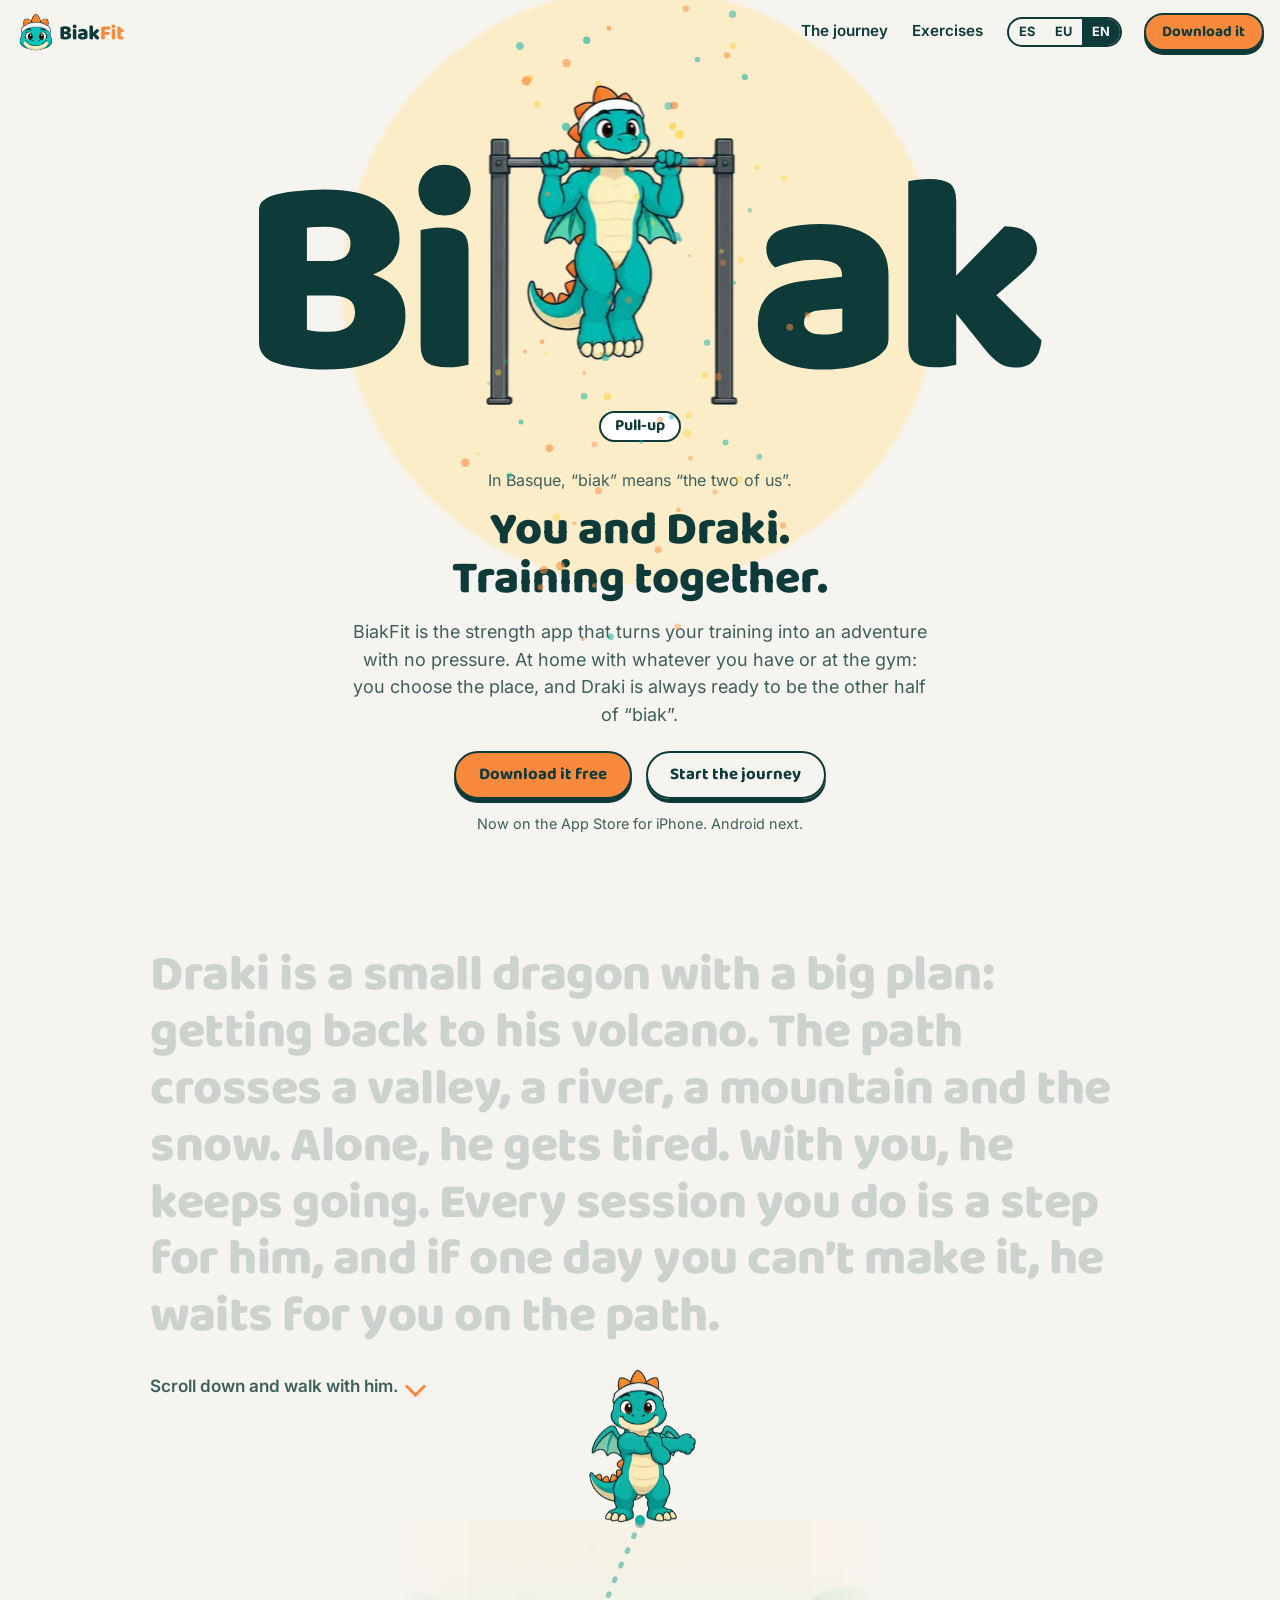
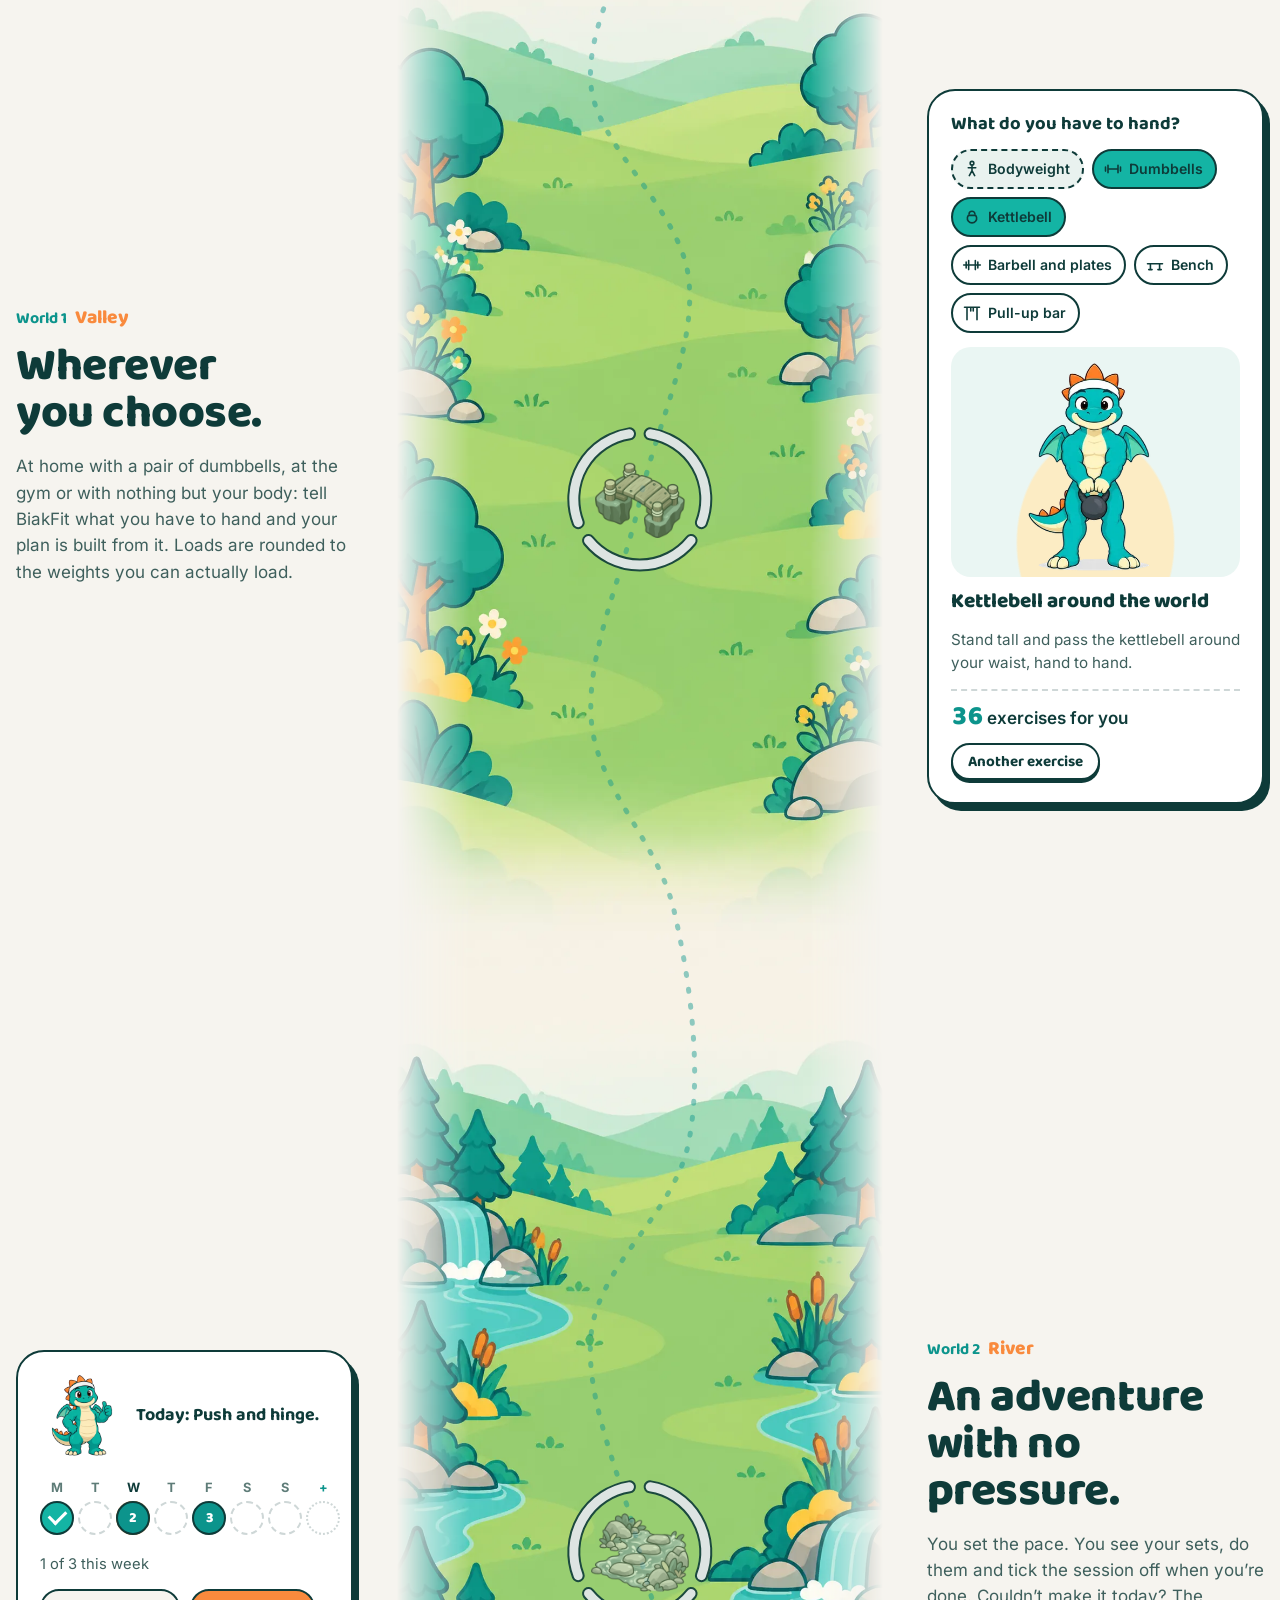
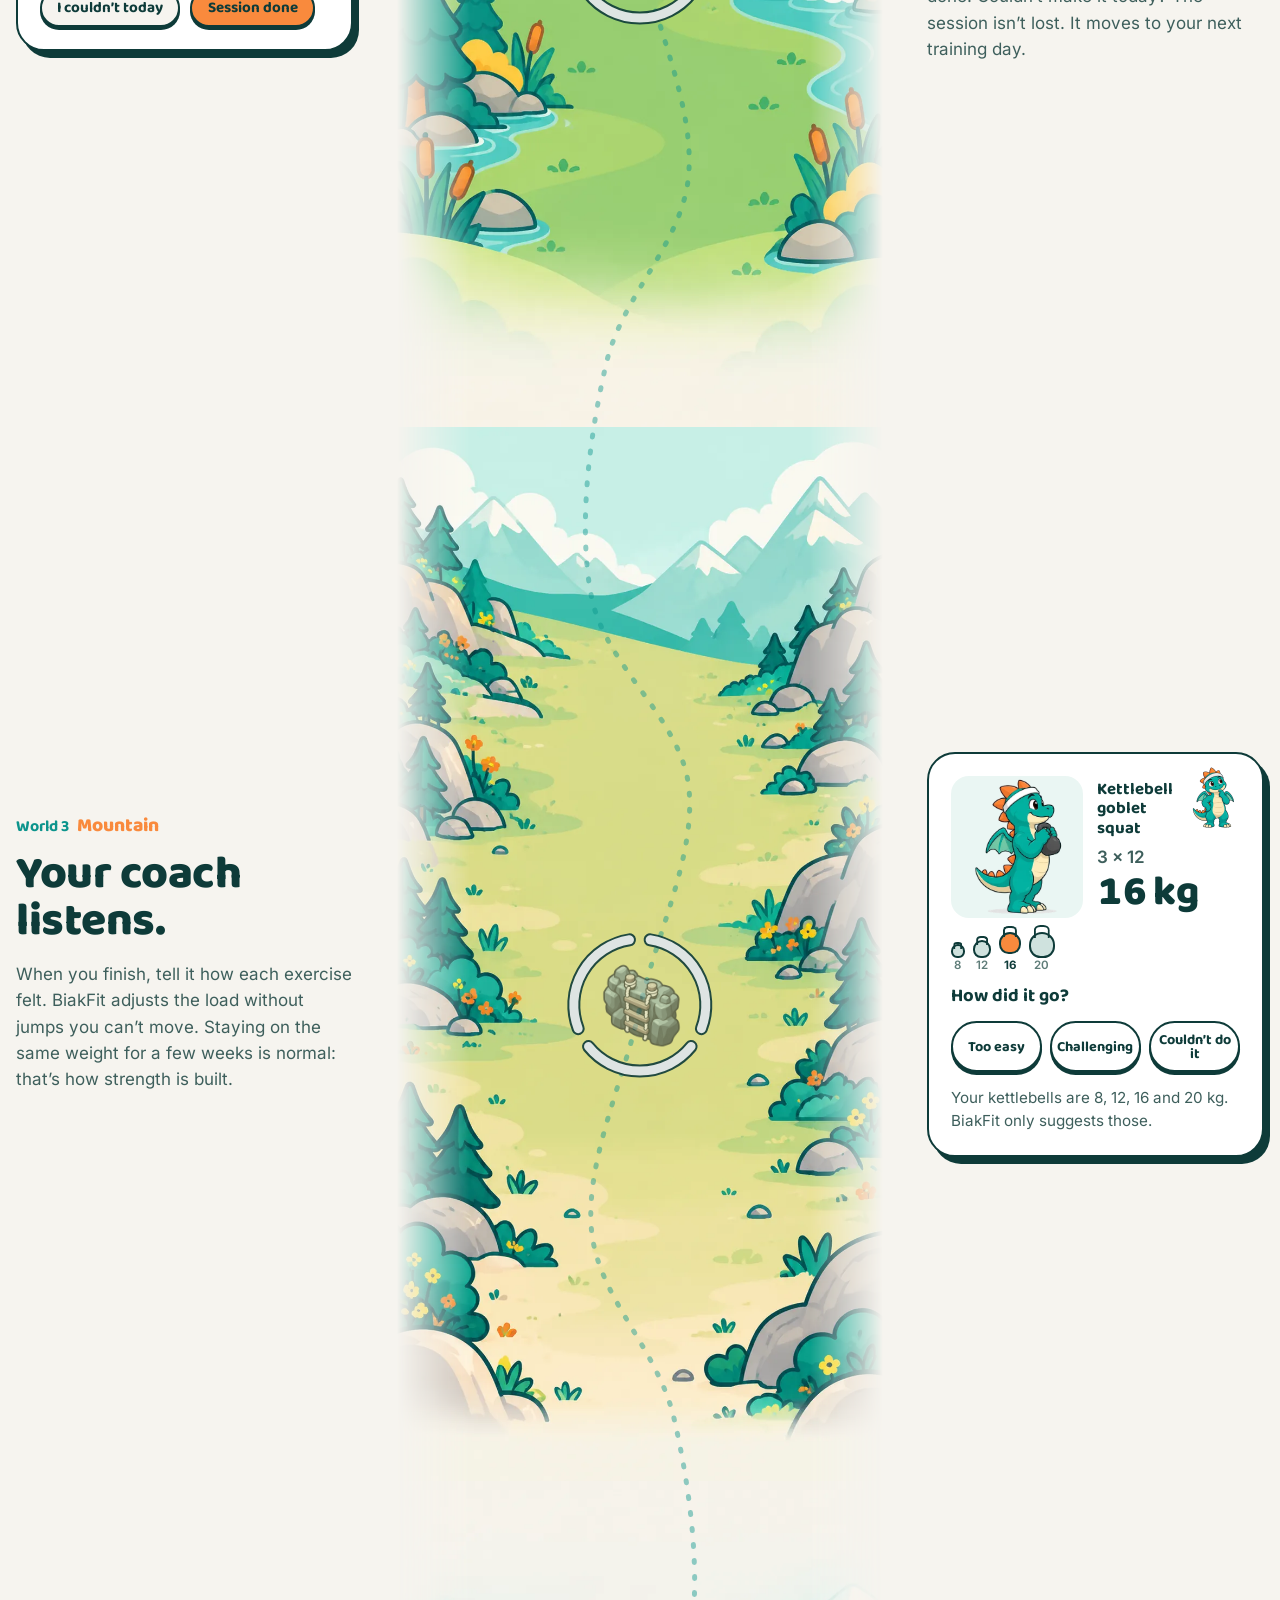
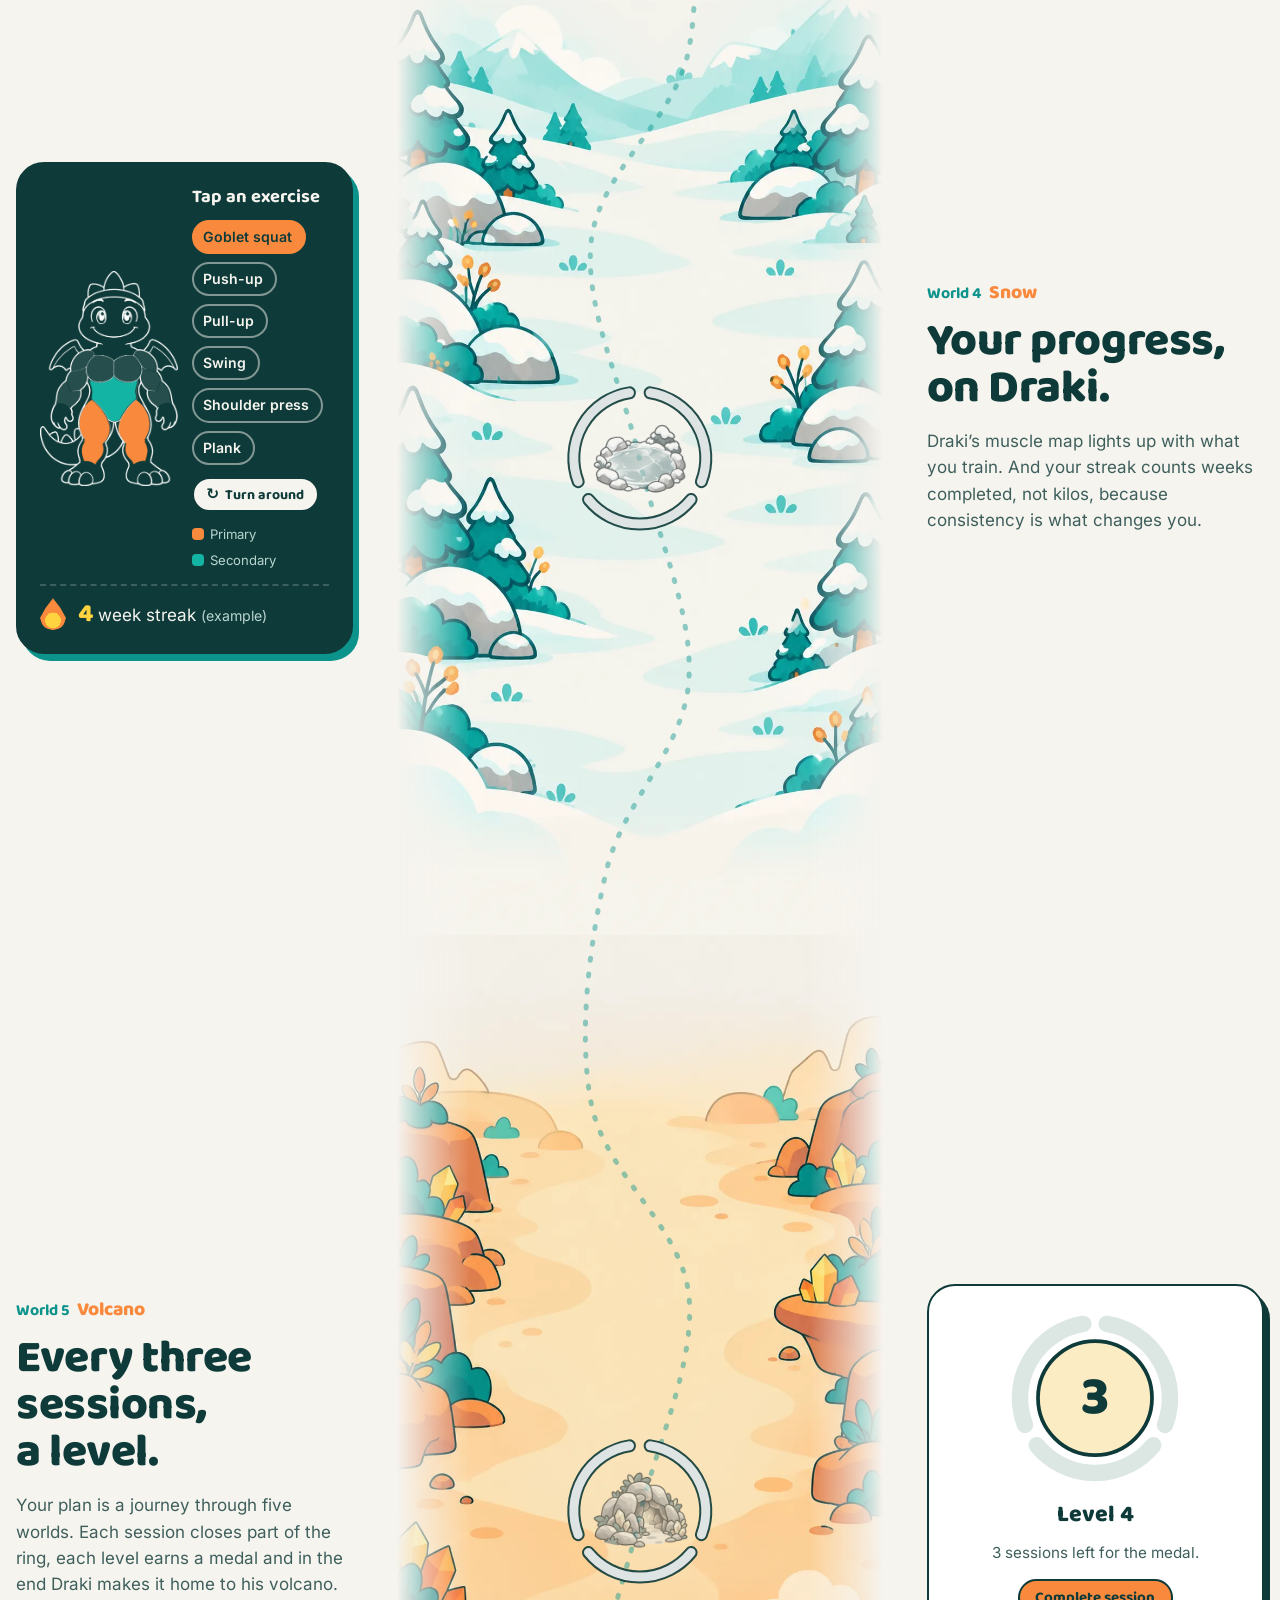
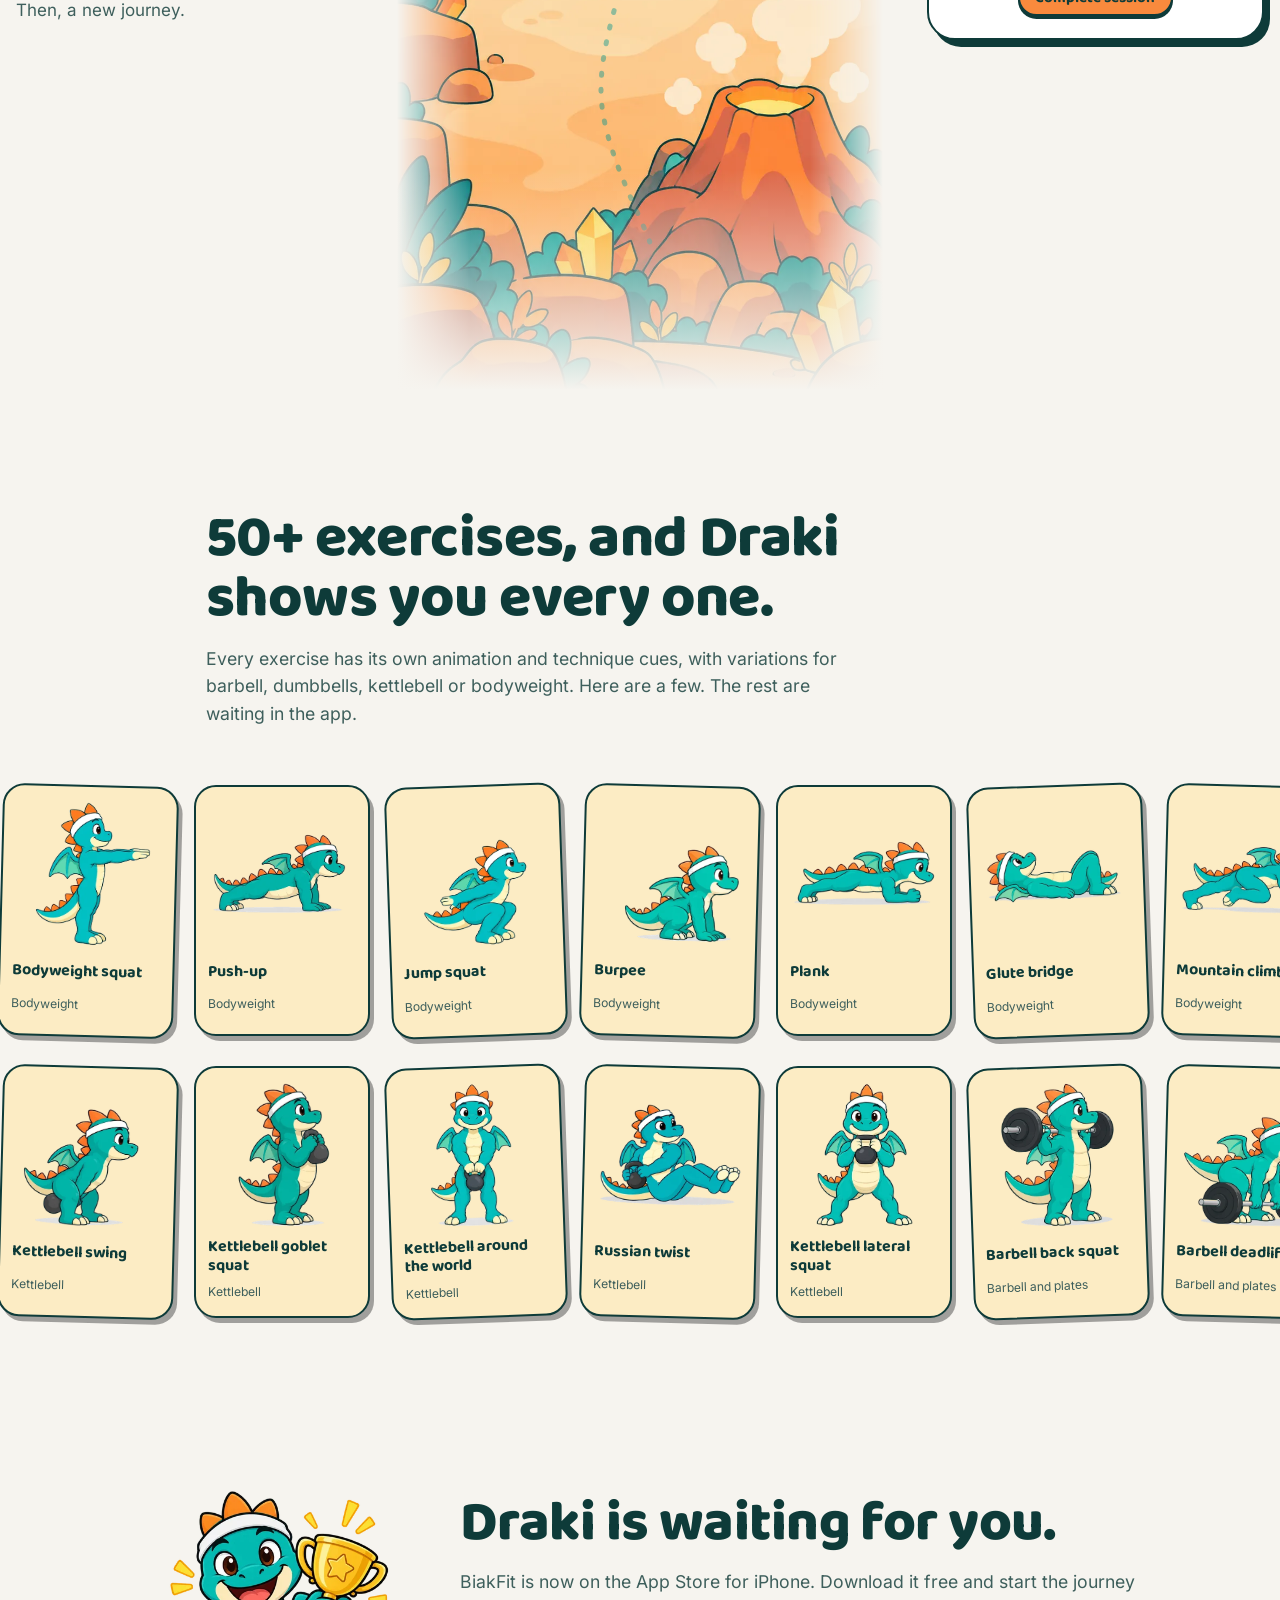
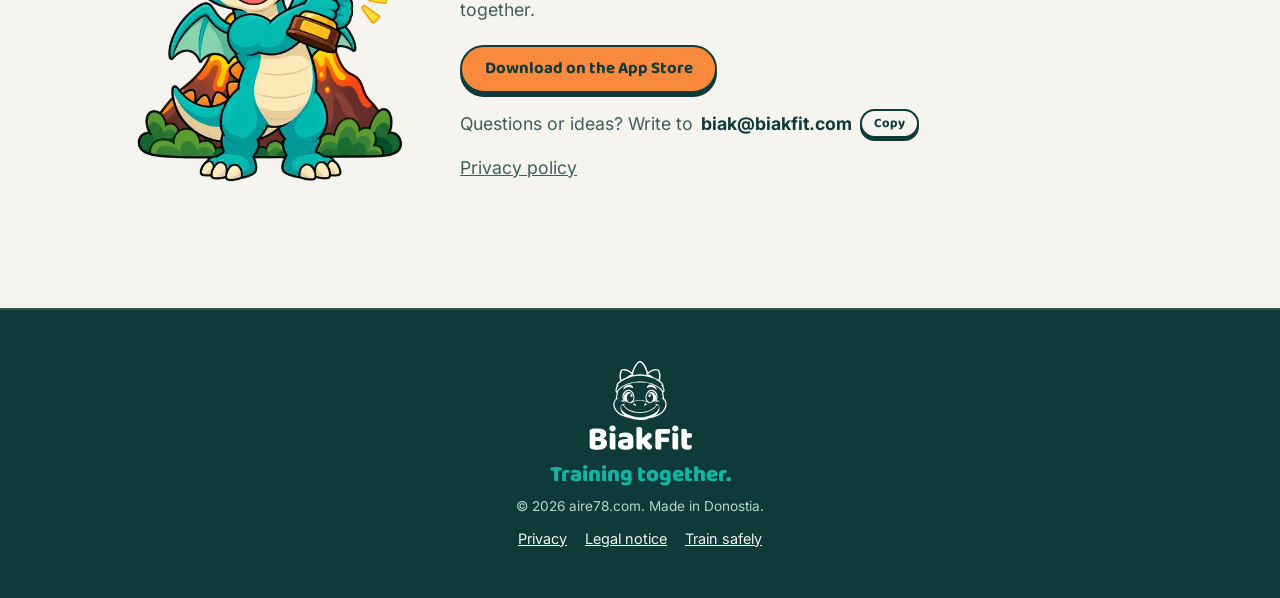
<file: index.html>
<!doctype html>
<html lang="es">
<head>
<meta charset="utf-8">
<meta name="viewport" content="width=device-width, initial-scale=1, viewport-fit=cover">
<title>BiakFit</title>
<meta name="claude:viewport-fit-sides" content="cover">
<meta name="description" content="BiakFit: la app de fuerza que convierte tu entrenamiento en una aventura sin presiones. En casa o en el gimnasio, a tu ritmo y con Draki a tu lado. Entrenamos juntos.">
<meta name="theme-color" content="#14B4A4">
<meta property="og:title" content="BiakFit · Entrenamos juntos">
<meta property="og:description" content="La app de fuerza que convierte tu entrenamiento en una aventura sin presiones. En casa o en el gimnasio, con Draki a tu lado.">
<meta property="og:image" content="https://biakfit.com/assets/img/brand/og.png">
<meta property="og:url" content="https://biakfit.com/">
<meta name="twitter:card" content="summary_large_image">
<link rel="icon" type="image/png" href="assets/img/brand/favicon.png">
<link rel="apple-touch-icon" href="assets/img/brand/apple-touch-icon.png">
<link rel="preload" href="assets/fonts/baloo-2-latin-800-normal.woff2" as="font" type="font/woff2" crossorigin>
<link rel="stylesheet" href="assets/style.css">
</head>
<body>
<canvas id="sparks" aria-hidden="true"></canvas>

<header class="bar" id="bar">
  <div class="bar-in">
    <a class="bar-logo" href="#top" aria-label="BiakFit, inicio">
      <img class="logo-day" src="assets/img/brand/biakfit_logo_horizontal_color.svg" alt="BiakFit" width="110" height="40">
      <img class="logo-night" src="assets/img/brand/biakfit_logo_horizontal_white.svg" alt="" width="110" height="40">
    </a>
    <nav class="bar-nav" aria-label="Secciones">
      <a href="#viaje" data-i18n="nav.journey">El viaje</a>
      <a href="#biblioteca" data-i18n="nav.library">Ejercicios</a>
    </nav>
    <div class="lang" role="group" aria-label="Idioma / Language">
      <button type="button" data-lang="es" aria-pressed="true">ES</button>
      <button type="button" data-lang="eu" aria-pressed="false">EU</button>
      <button type="button" data-lang="en" aria-pressed="false">EN</button>
    </div>
    <a class="btn btn-primary btn-sm" href="https://apps.apple.com/app/biakfit/id6824788308" data-i18n="nav.cta">Descárgala</a>
  </div>
</header>

<main>
  <!-- HERO: «Bi · Draki · ak». Draki parte la palabra en dos -->
  <section class="hero" id="top">
    <div class="hero-word" aria-hidden="true">
      <span class="hw hw-l">Bi</span>
      <span class="hero-stage">
        <button type="button" class="hero-draki" id="heroDraki" data-i18n-aria="hero.tap" aria-label="Toca a Draki">
          <span class="flip" id="heroFlip"></span>
        </button>
      </span>
      <span class="hw hw-r">ak</span>
    </div>
    <h1 class="sr-only">BiakFit</h1>
    <p class="hero-ex" aria-live="polite"><span id="heroExName"></span></p>
    <div class="hero-copy">
      <p class="hero-def" data-i18n="hero.def">En euskera, «biak» significa «los dos».</p>
      <p class="hero-lema" data-i18n="hero.lema">Tú y Draki. Entrenamos juntos.</p>
      <p class="hero-sub" data-i18n="hero.sub">BiakFit es la app de fuerza que convierte tu entrenamiento en una aventura sin presiones. En casa con lo que tengas o en el gimnasio: el lugar lo eliges tú, y Draki siempre está listo para ser la otra mitad de «biak».</p>
      <div class="hero-ctas">
        <a class="btn btn-primary" href="https://apps.apple.com/app/biakfit/id6824788308" data-i18n="hero.cta1">Descárgala gratis</a>
        <a class="btn btn-ghost" href="#prologo" data-i18n="hero.cta2">Empieza el viaje</a>
      </div>
      <p class="hero-soon" data-i18n="hero.soon">Ya en la App Store para iPhone. Android, después.</p>
    </div>
  </section>

  <!-- PRÓLOGO: el texto se enciende palabra a palabra al hacer scroll -->
  <section class="prologue" id="prologo">
    <p class="prologue-text" id="prologueText" data-i18n="prologue">Draki es un dragón pequeño con un plan grande: volver a su volcán. El camino cruza un valle, un río, una montaña y la nieve. Solo se cansa. Contigo avanza. Cada sesión que haces es un paso suyo, y si un día no puedes, te espera en el camino.</p>
    <p class="prologue-hint" data-i18n="prologue.hint">Baja y camina con él.</p>
  </section>

  <!-- EL VIAJE: la página es el mapa. Draki recorre el sendero al ritmo del scroll -->
  <section class="journey" id="viaje" aria-label="El viaje de Draki">
    <div class="trail" id="trail" aria-hidden="true">
      <div class="trail-maps">
        <img src="assets/img/world/world_1.webp" alt="" width="900" height="1950">
        <img src="assets/img/world/world_2.webp" alt="" width="900" height="1950" loading="lazy">
        <img src="assets/img/world/world_3.webp" alt="" width="900" height="1950" loading="lazy">
        <img src="assets/img/world/world_4.webp" alt="" width="900" height="1950" loading="lazy">
        <img src="assets/img/world/world_5.webp" alt="" width="900" height="1950" loading="lazy">
      </div>
      <svg class="trail-path" id="trailSvg"><path id="pathTodo" class="p-todo"></path><path id="pathDone" class="p-done"></path></svg>
      <div id="nodes"></div>
      <div class="walker" id="walker">
        <div class="walker-bubble" id="walkerBubble"></div>
        <div class="walker-body" id="walkerBody">
          <img class="walker-pose" id="walkerPose" src="assets/img/draki/warmup.webp" alt="">
          <span class="flip walker-ex" id="walkerEx"></span>
        </div>
      </div>
    </div>

    <!-- Mundo 1 · Valle -->
    <article class="world" data-world="0" id="valle">
      <div class="world-band" aria-hidden="true"></div>
      <div class="world-copy">
        <p class="world-kicker"><span>Mundo 1</span> <b>Valle</b></p>
        <h2 data-i18n="w1.title">Donde tú elijas.</h2>
        <p data-i18n="w1.body">En casa con un par de mancuernas, en el gimnasio o solo con tu cuerpo: dile a BiakFit qué tienes a mano y el plan sale de ahí. Las cargas se redondean a los pesos que de verdad puedes montar.</p>
      </div>
      <div class="world-widget">
        <div class="panel kit">
          <p class="panel-q" data-i18n="w1.q">¿Qué tienes a mano?</p>
          <div class="chips" id="kitChips"></div>
          <div class="kit-stage"><span class="flip" id="kitFlip"></span></div>
          <p class="kit-name" id="kitName"></p>
          <p class="kit-cue" id="kitCue"></p>
          <div class="kit-foot">
            <p class="kit-count"><b id="kitCount">0</b> <span data-i18n="w1.count">ejercicios para ti</span></p>
            <button type="button" class="btn btn-small" id="kitNext" data-i18n="w1.next">Otro ejercicio</button>
          </div>
        </div>
      </div>
    </article>

    <!-- Mundo 2 · Río -->
    <article class="world flipside" data-world="1" id="rio">
      <div class="world-band" aria-hidden="true"></div>
      <div class="world-copy">
        <p class="world-kicker"><span>Mundo 2</span> <b>Río</b></p>
        <h2 data-i18n="w2.title">Una aventura sin presiones.</h2>
        <p data-i18n="w2.body">Tú marcas el ritmo. Ves tus series, las haces y marcas la sesión al terminar. ¿Hoy no has podido? La sesión no se pierde: pasa a tu siguiente día de entreno.</p>
      </div>
      <div class="world-widget">
        <div class="panel week">
          <div class="week-head">
            <img class="week-draki" id="weekDraki" src="assets/img/draki/encouraging.webp" alt="" width="84" height="84">
            <p class="week-msg" id="weekMsg" aria-live="polite"></p>
          </div>
          <div class="week-strip" id="weekStrip"></div>
          <p class="week-count" id="weekCount"></p>
          <div class="week-actions" id="weekActions">
            <button type="button" class="btn btn-small btn-quiet" id="weekSkip" data-i18n="w2.skip">Hoy no he podido</button>
            <button type="button" class="btn btn-small btn-primary" id="weekDone" data-i18n="w2.done">Sesión hecha</button>
            <button type="button" class="btn btn-small btn-quiet" id="weekReset" data-i18n="w2.reset" hidden>Volver a empezar</button>
          </div>
        </div>
      </div>
    </article>

    <!-- Mundo 3 · Montaña -->
    <article class="world" data-world="2" id="montana">
      <div class="world-band" aria-hidden="true"></div>
      <div class="world-copy">
        <p class="world-kicker"><span>Mundo 3</span> <b>Montaña</b></p>
        <h2 data-i18n="w3.title">Tu coach te escucha.</h2>
        <p data-i18n="w3.body">Al terminar, dile qué tal cada ejercicio. BiakFit ajusta la carga sin saltos que no puedas mover. Repetir el mismo peso varias semanas es lo normal: así se gana fuerza.</p>
      </div>
      <div class="world-widget">
        <div class="panel coach">
          <div class="coach-top">
            <span class="flip coach-flip" id="coachFlip"></span>
            <div class="coach-info">
              <p class="coach-name" id="coachName"></p>
              <p class="coach-load"><span id="coachSets">3 × 12</span><span class="coach-kg"><span class="roll" id="coachKg">16</span> kg</span></p>
              <img class="coach-face" id="coachFace" src="assets/img/draki/thinking.webp" alt="" width="64" height="64">
            </div>
          </div>
          <div class="coach-bells" id="coachBells" aria-label="Tus pesas rusas"></div>
          <p class="panel-q" data-i18n="w3.q">¿Qué tal ha ido?</p>
          <div class="coach-btns">
            <button type="button" class="btn btn-small" data-fb="easy" data-i18n="w3.easy">Muy fácil</button>
            <button type="button" class="btn btn-small" data-fb="ok" data-i18n="w3.ok">Retador</button>
            <button type="button" class="btn btn-small" data-fb="hard" data-i18n="w3.hard">No he podido</button>
          </div>
          <p class="coach-msg" id="coachMsg" aria-live="polite"></p>
        </div>
      </div>
    </article>

    <!-- Mundo 4 · Nieve -->
    <article class="world flipside" data-world="3" id="nieve">
      <div class="world-band" aria-hidden="true"></div>
      <div class="world-copy">
        <p class="world-kicker"><span>Mundo 4</span> <b>Nieve</b></p>
        <h2 data-i18n="w4.title">Tu progreso, en Draki.</h2>
        <p data-i18n="w4.body">El mapa muscular de Draki se colorea con lo que entrenas. Y la racha cuenta semanas cumplidas, no kilos, porque la constancia es lo que te cambia.</p>
      </div>
      <div class="world-widget">
        <div class="panel panel-dark muscles">
          <div class="mm" id="mm">
            <div class="mm-card" id="mmCard">
              <div class="mm-face mm-front" id="mmFront"></div>
              <div class="mm-face mm-back" id="mmBack"></div>
            </div>
          </div>
          <div class="mm-side">
            <p class="panel-q" data-i18n="w4.q">Toca un ejercicio</p>
            <div class="chips chips-col" id="mmChips"></div>
            <button type="button" class="btn btn-small btn-turn" id="mmTurn"><span class="turn-ico" aria-hidden="true">↻</span> <span data-i18n="w4.turn">Date la vuelta</span></button>
            <p class="mm-legend"><span><i class="lg lg-p"></i><span data-i18n="w4.primary">Principal</span></span><span><i class="lg lg-s"></i><span data-i18n="w4.secondary">Secundario</span></span></p>
          </div>
          <div class="streak">
            <span class="streak-flame" aria-hidden="true"></span>
            <p><b>4</b> <span data-i18n="w4.streak">semanas de racha</span> <small data-i18n="w4.example">(ejemplo)</small></p>
          </div>
        </div>
      </div>
    </article>

    <!-- Mundo 5 · Volcán -->
    <article class="world" data-world="4" id="volcan">
      <div class="world-band" aria-hidden="true"></div>
      <div class="world-copy">
        <p class="world-kicker"><span>Mundo 5</span> <b>Volcán</b></p>
        <h2 data-i18n="w5.title">Cada tres sesiones, un nivel.</h2>
        <p data-i18n="w5.body">Tu plan es un viaje de cinco mundos. Cada sesión cierra un tramo del anillo, cada nivel te da una medalla y al final Draki llega a su volcán. Después, otro viaje.</p>
      </div>
      <div class="world-widget">
        <div class="panel level">
          <div class="level-ring-wrap">
            <svg class="level-ring" id="levelRing" viewBox="0 0 120 120" aria-hidden="true"></svg>
            <img class="level-medal" id="levelMedal" src="assets/img/obs/medal_level.webp" alt="" width="96" height="96">
            <span class="level-left" id="levelLeft">3</span>
          </div>
          <p class="level-title" id="levelTitle" aria-live="polite"></p>
          <p class="level-sub" id="levelSub"></p>
          <button type="button" class="btn btn-primary btn-small" id="levelBtn" data-i18n="w5.btn">Completar sesión</button>
        </div>
      </div>
    </article>
  </section>

  <!-- BIBLIOTECA: un vistazo, no todo -->
  <section class="library" id="biblioteca">
    <div class="lib-head">
      <h2 data-i18n="lib.title">Más de 50 ejercicios, y Draki te enseña cada uno.</h2>
      <p data-i18n="lib.body">Cada ejercicio tiene su animación y sus claves técnicas, con variantes para barra, mancuernas, pesa rusa o tu propio peso. Aquí tienes unos cuantos. El resto te espera en la app.</p>
    </div>
    <div class="marquee" id="marqueeA"></div>
    <div class="marquee marquee-rev" id="marqueeB"></div>
  </section>

  <!-- DESCARGA -->
  <section class="beta" id="beta">
    <div class="beta-in">
      <img class="beta-draki" src="assets/img/draki/trophy.webp" alt="Draki con un trofeo delante de su volcán" width="300" height="300" loading="lazy">
      <div class="beta-copy">
        <h2 data-i18n="beta.title">Draki ya te espera.</h2>
        <p data-i18n="beta.body">BiakFit ya está en la App Store para iPhone. Descárgala gratis y empezad el viaje juntos.</p>
        <div class="beta-actions">
          <a class="btn btn-primary" id="betaMail" href="https://apps.apple.com/app/biakfit/id6824788308" data-i18n="beta.btn">Descargar en la App Store</a>
        </div>
        <p class="beta-alt"><span data-i18n="beta.alt">¿Dudas o ideas? Escríbenos a</span> <span class="beta-addr" id="betaAddr">biak@biakfit.com</span> <button type="button" class="btn btn-small btn-quiet" id="betaCopy" data-i18n="beta.copy">Copiar</button></p>
        <p class="beta-small"><a href="privacidad.html" data-i18n="beta.more">Política de privacidad</a></p>
      </div>
    </div>
  </section>
</main>

<footer class="foot">
  <div class="foot-in">
    <img src="assets/img/brand/biakfit_logo_stacked_white.svg" alt="BiakFit" width="120" height="96" loading="lazy">
    <p class="foot-lema" data-i18n="foot.lema">Entrenamos juntos.</p>
    <p class="foot-legal"><span data-i18n="foot.legal">© 2026 aire78.com. Hecho en Donostia.</span></p>
    <p class="foot-links"><a href="privacidad.html" data-i18n="foot.privacy">Privacidad</a> <a href="aviso-legal.html" data-i18n="foot.notice">Aviso legal</a> <a href="aviso-legal.html#ejercicio" data-i18n="foot.safety">Entrena con seguridad</a></p>
  </div>
</footer>

<script src="assets/exercises.js"></script>
<script src="assets/app.js"></script>
</body>
</html>
</file>
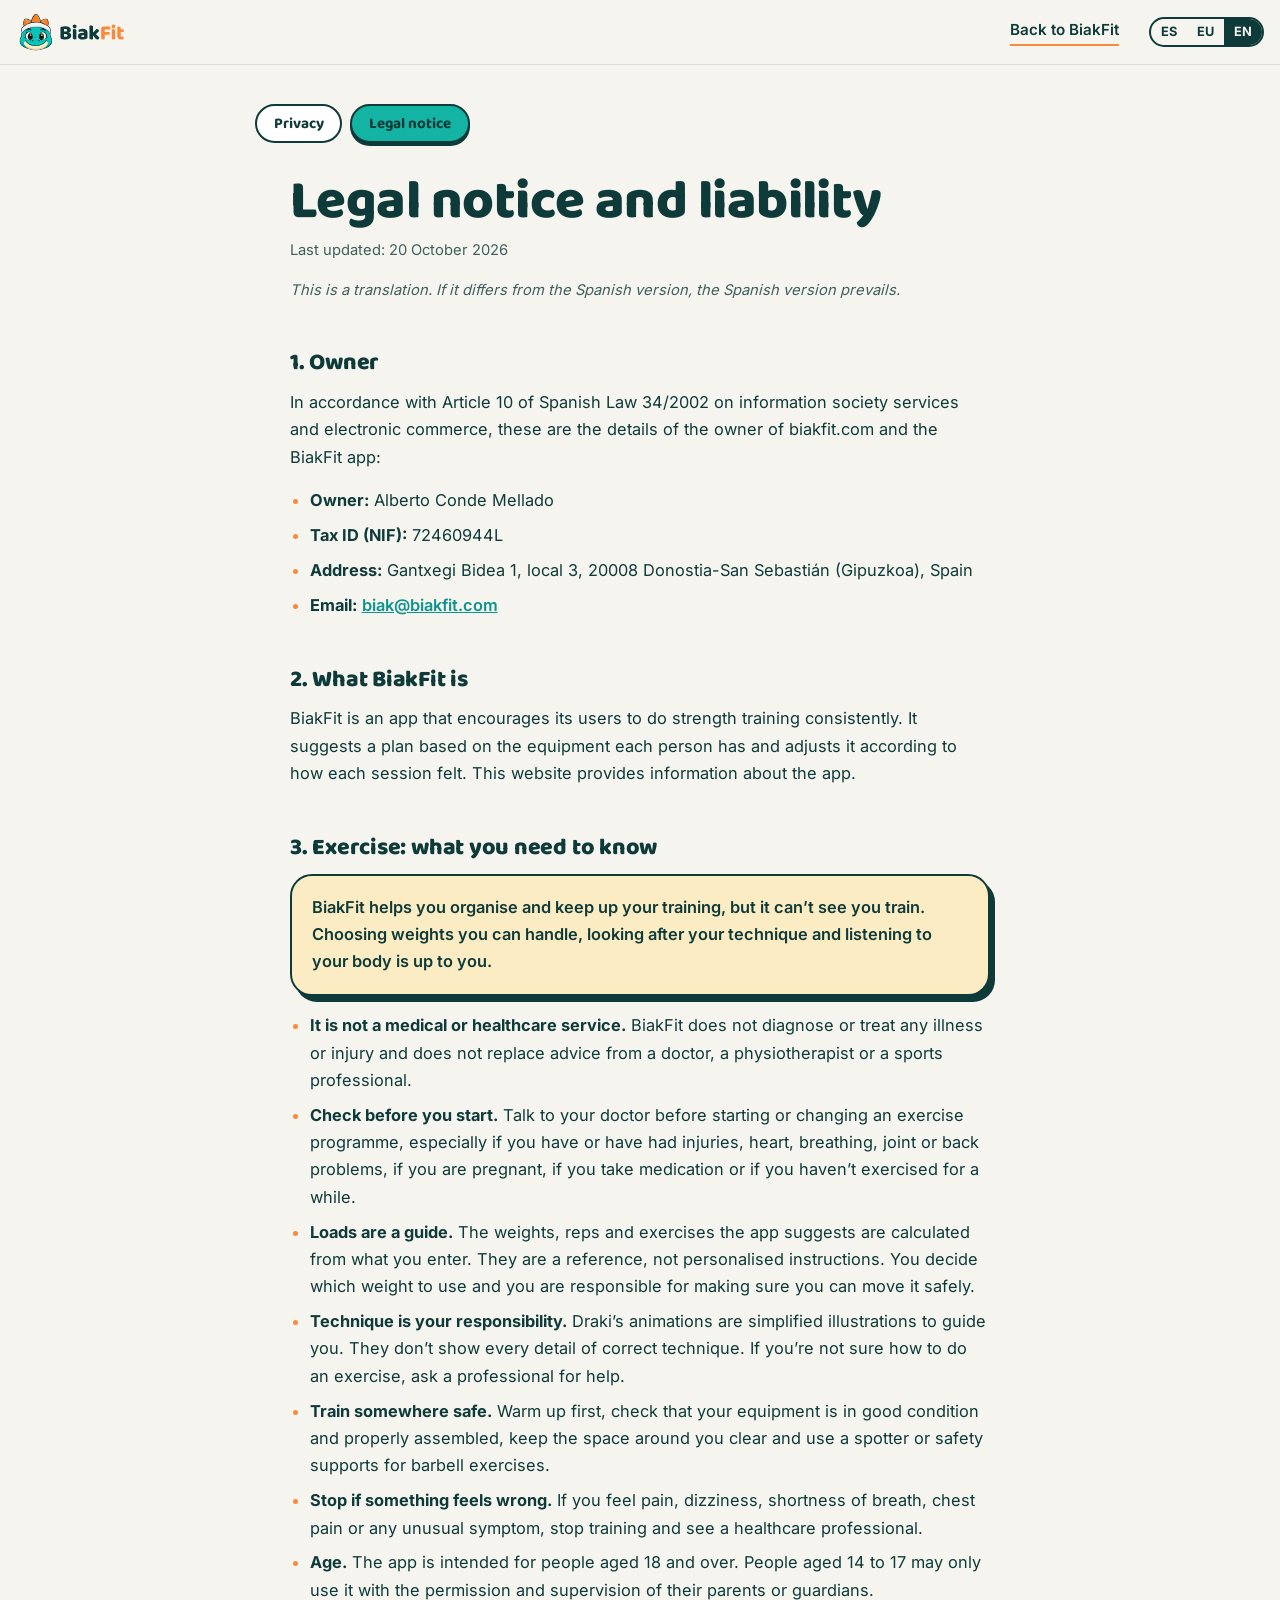
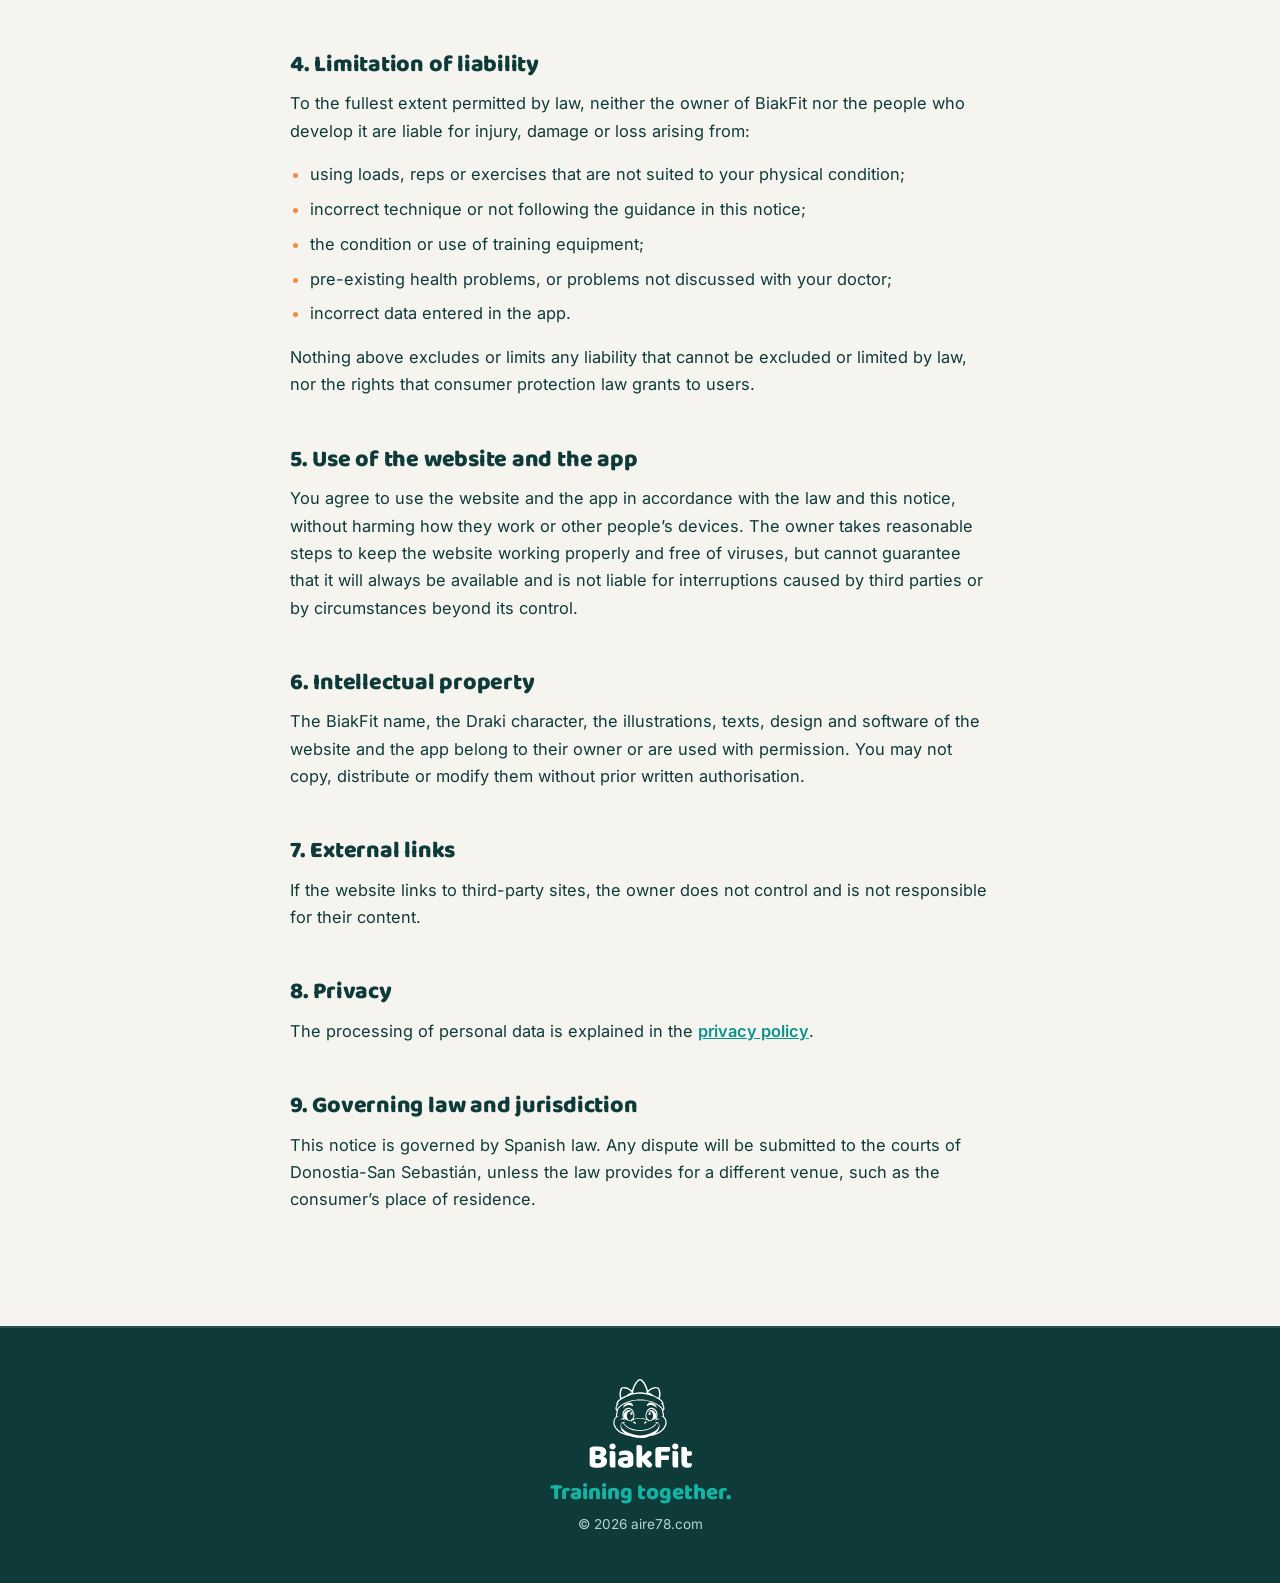
<file: aviso-legal.html>
<!doctype html>
<html lang="es">
<head>
<meta charset="utf-8">
<meta name="viewport" content="width=device-width, initial-scale=1, viewport-fit=cover">
<title>Aviso legal · BiakFit</title>
<meta name="robots" content="index, follow">
<link rel="icon" type="image/png" href="assets/img/brand/favicon.png">
<link rel="preload" href="assets/fonts/baloo-2-latin-800-normal.woff2" as="font" type="font/woff2" crossorigin>
<link rel="stylesheet" href="assets/style.css">
</head>
<body class="legal-page" data-page="notice">
<header class="bar scrolled">
  <div class="bar-in">
    <a class="bar-logo" href="./" aria-label="BiakFit">
      <img class="logo-day" src="assets/img/brand/biakfit_logo_horizontal_color.svg" alt="BiakFit" width="110" height="40">
    </a>
    <a class="legal-back" href="./" data-l="back">Volver a BiakFit</a>
    <div class="lang" role="group" aria-label="Idioma / Hizkuntza / Language">
      <button type="button" data-lang="es" aria-pressed="true">ES</button>
      <button type="button" data-lang="eu" aria-pressed="false">EU</button>
      <button type="button" data-lang="en" aria-pressed="false">EN</button>
    </div>
  </div>
</header>
<main class="legal-main">
  <nav class="legal-tabs" aria-label="Legal"><a href="privacidad.html" data-l="privacy">privacy</a><a href="aviso-legal.html" data-l="notice" aria-current="page">notice</a></nav>
<article class="legal-doc" data-doc-lang="es">
  <h1>Aviso legal y responsabilidad</h1>
  <p class="legal-date">Última actualización: 20 de octubre de 2026</p>

  <h2>1. Titular</h2>
  <p>En cumplimiento del artículo 10 de la Ley 34/2002, de servicios de la sociedad de la información y de comercio electrónico, estos son los datos del titular de biakfit.com y de la app BiakFit:</p>
  <ul>
    <li><b>Titular:</b> Alberto Conde Mellado</li>
    <li><b>NIF:</b> 72460944L</li>
    <li><b>Domicilio:</b> Gantxegi Bidea 1, local 3, 20008 Donostia-San Sebastián (Gipuzkoa)</li>
    <li><b>Email:</b> <a href="mailto:biak@biakfit.com">biak@biakfit.com</a></li>
  </ul>

  <h2>2. Qué es BiakFit</h2>
  <p>BiakFit es una app para animar a sus usuarios a hacer entrenamiento de fuerza con constancia. Propone un plan con el material que cada persona tiene y lo ajusta según su valoración de cada sesión. Esta web informa sobre la app.</p>

  <h2 id="ejercicio">3. Ejercicio físico: lo que tienes que saber</h2>
  <p class="legal-callout">BiakFit te ayuda a organizar y mantener tu entrenamiento, pero no te ve entrenar. Elegir pesos que puedas manejar, cuidar la técnica y escuchar a tu cuerpo depende de ti.</p>
  <ul>
    <li><b>No es un servicio médico ni sanitario.</b> BiakFit no diagnostica, no trata ninguna enfermedad o lesión y no sustituye el consejo de un médico, un fisioterapeuta ni un profesional del deporte.</li>
    <li><b>Consulta antes de empezar.</b> Habla con tu médico antes de empezar o cambiar un programa de ejercicio, sobre todo si tienes o has tenido lesiones, problemas cardiovasculares, respiratorios, articulares o de espalda, si estás embarazada, si tomas medicación o si llevas tiempo sin hacer ejercicio.</li>
    <li><b>Las cargas son orientativas.</b> Los pesos, las repeticiones y los ejercicios que propone la app se calculan a partir de lo que tú introduces. Son una referencia, no una indicación personalizada. Tú decides qué peso usas y eres responsable de que sea uno que puedes mover con seguridad.</li>
    <li><b>La técnica es responsabilidad tuya.</b> Las animaciones de Draki son ilustraciones simplificadas para orientarte. No muestran todos los detalles de la técnica correcta. Si no estás seguro de cómo se hace un ejercicio, pide ayuda a un profesional.</li>
    <li><b>Entrena en un entorno seguro.</b> Calienta antes de empezar, revisa que tu material está en buen estado y bien montado, deja espacio libre a tu alrededor y usa un ayudante o soportes de seguridad en los ejercicios con barra.</li>
    <li><b>Para si algo no va bien.</b> Si notas dolor, mareo, falta de aire, dolor en el pecho o cualquier síntoma extraño, deja de entrenar y consulta a un profesional sanitario.</li>
    <li><b>Edad.</b> La app está pensada para personas mayores de 18 años. Entre los 14 y los 17 años, solo puede usarse con permiso y supervisión de los padres o tutores.</li>
  </ul>

  <h2>4. Limitación de responsabilidad</h2>
  <p>En la máxima medida permitida por la ley, ni el titular de BiakFit ni las personas que la desarrollan responden de las lesiones, daños o perjuicios que puedan derivarse de:</p>
  <ul>
    <li>usar cargas, repeticiones o ejercicios no adecuados a tu condición física;</li>
    <li>una técnica incorrecta o no seguir las indicaciones de este aviso;</li>
    <li>el estado o el uso del material de entrenamiento;</li>
    <li>problemas de salud previos o no comunicados a tu médico;</li>
    <li>datos incorrectos introducidos en la app.</li>
  </ul>
  <p>Nada de lo anterior excluye ni limita la responsabilidad que, según la ley, no pueda excluirse o limitarse, ni los derechos que la normativa de protección de los consumidores reconoce a los usuarios.</p>

  <h2>5. Uso de la web y de la app</h2>
  <p>Te comprometes a usar la web y la app conforme a la ley y a este aviso, sin dañar su funcionamiento ni el de los equipos de otras personas. El titular pone medios razonables para que la web funcione bien y sin virus, pero no puede garantizar que esté siempre disponible ni responde de interrupciones causadas por terceros o por causas ajenas a su control.</p>

  <h2>6. Propiedad intelectual</h2>
  <p>El nombre BiakFit, el personaje Draki, las ilustraciones, los textos, el diseño y el software de la web y de la app pertenecen a su titular o se usan con permiso. No puedes copiarlos, distribuirlos ni modificarlos sin autorización previa por escrito.</p>

  <h2>7. Enlaces externos</h2>
  <p>Si la web enlaza a sitios de terceros, el titular no controla ni responde de su contenido.</p>

  <h2>8. Privacidad</h2>
  <p>El tratamiento de datos personales se explica en la <a href="privacidad.html">política de privacidad</a>.</p>

  <h2>9. Ley aplicable y jurisdicción</h2>
  <p>Este aviso se rige por la ley española. Para cualquier conflicto, las partes se someten a los juzgados y tribunales de Donostia-San Sebastián, salvo que la ley establezca otro fuero, como el del domicilio del consumidor.</p>
</article>

<article class="legal-doc" data-doc-lang="eu" hidden>
  <h1>Lege-oharra eta erantzukizuna</h1>
  <p class="legal-date">Azken eguneraketa: 2026ko urriaren 20a</p>
  <p class="legal-note">Gaztelaniazko bertsioaren eta itzulpen honen artean desadostasunik badago, gaztelaniazko bertsioak du lehentasuna.</p>

  <h2>1. Titularra</h2>
  <p>Informazioaren gizartearen zerbitzuei eta merkataritza elektronikoari buruzko 34/2002 Legearen 10. artikulua betez, hauek dira biakfit.com webgunearen eta BiakFit aplikazioaren titularraren datuak:</p>
  <ul>
    <li><b>Titularra:</b> Alberto Conde Mellado</li>
    <li><b>IFZ:</b> 72460944L</li>
    <li><b>Helbidea:</b> Gantxegi bidea 1, 3. lokala, 20008 Donostia (Gipuzkoa)</li>
    <li><b>Emaila:</b> <a href="mailto:biak@biakfit.com">biak@biakfit.com</a></li>
  </ul>

  <h2>2. Zer da BiakFit</h2>
  <p>BiakFit aplikazio bat da, erabiltzaileak indar-entrenamendua konstantziaz egitera animatzeko. Pertsona bakoitzak duen materialarekin plan bat proposatzen du, eta saio bakoitzari buruzko balorazioaren arabera doitzen du. Webgune honek aplikazioari buruzko informazioa ematen du.</p>

  <h2 id="ejercicio">3. Ariketa fisikoa: jakin behar duzuna</h2>
  <p class="legal-callout">BiakFitek zure entrenamendua antolatzen eta mantentzen laguntzen dizu, baina ez zaitu entrenatzen ikusten. Erabil ditzakezun pisuak aukeratzea, teknika zaintzea eta zure gorputzari entzutea zure esku dago.</p>
  <ul>
    <li><b>Ez da zerbitzu mediko edo sanitarioa.</b> BiakFitek ez du gaixotasun edo lesiorik diagnostikatzen ezta tratatzen ere, eta ez du medikuaren, fisioterapeutaren edo kirol-profesionalaren aholkua ordezkatzen.</li>
    <li><b>Kontsultatu hasi aurretik.</b> Hitz egin zure medikuarekin ariketa-programa bat hasi edo aldatu aurretik, batez ere lesioak badituzu edo izan badituzu, bihotz-hodietako, arnasketako, giltzaduretako edo bizkarreko arazoak badituzu, haurdun bazaude, botikak hartzen badituzu edo denbora daramazu ariketarik egin gabe.</li>
    <li><b>Kargak orientagarriak dira.</b> Aplikazioak proposatzen dituen pisuak, errepikapenak eta ariketak zuk sartzen duzunetik kalkulatzen dira. Erreferentzia bat dira, ez jarraibide pertsonalizatu bat. Zuk erabakitzen duzu zer pisu erabili, eta zure ardura da segurtasunez mugi dezakezun pisua izatea.</li>
    <li><b>Teknika zure ardura da.</b> Drakiren animazioak orientatzeko ilustrazio sinplifikatuak dira. Ez dituzte teknika zuzenaren xehetasun guztiak erakusten. Ariketa bat nola egiten den ziur ez badakizu, eskatu laguntza profesional bati.</li>
    <li><b>Entrenatu ingurune seguru batean.</b> Berotu hasi aurretik, egiaztatu materiala egoera onean eta ondo muntatuta dagoela, utzi leku librea zure inguruan eta erabili laguntzaile bat edo segurtasun-euskarriak barrarekin egiten diren ariketetan.</li>
    <li><b>Gelditu zerbait ondo ez badoa.</b> Mina, zorabioa, arnasestua, bularreko mina edo sintoma arraroren bat sumatzen baduzu, utzi entrenatzeari eta kontsultatu osasun-profesional bat.</li>
    <li><b>Adina.</b> Aplikazioa 18 urtetik gorakoentzat pentsatuta dago. 14 eta 17 urte artean, gurasoen edo tutoreen baimenarekin eta gainbegiratuta baino ezin da erabili.</li>
  </ul>

  <h2>4. Erantzukizunaren mugak</h2>
  <p>Legeak ahalbidetzen duen neurrian, ez BiakFiten titularrak ez hura garatzen duten pertsonek ez dute erantzukizunik izango ondorengoetatik etor daitezkeen lesio, kalte edo galerengatik:</p>
  <ul>
    <li>zure egoera fisikora egokitzen ez diren kargak, errepikapenak edo ariketak erabiltzea;</li>
    <li>teknika okerra, edo ohar honetako jarraibideak ez betetzea;</li>
    <li>entrenamendu-materialaren egoera edo erabilera;</li>
    <li>aurretik zeuden osasun-arazoak, edo zure medikuari jakinarazi ez zaizkionak;</li>
    <li>aplikazioan sartutako datu okerrak.</li>
  </ul>
  <p>Aurrekoak ez du baztertzen ezta mugatzen ere legearen arabera baztertu edo mugatu ezin den erantzukizuna, ezta kontsumitzaileak babesteko araudiak erabiltzaileei aitortzen dizkien eskubideak ere.</p>

  <h2>5. Webgunearen eta aplikazioaren erabilera</h2>
  <p>Webgunea eta aplikazioa legearen eta ohar honen arabera erabiltzeko konpromisoa hartzen duzu, haien funtzionamendua edo beste pertsonen ekipoena kaltetu gabe. Titularrak arrazoizko bitartekoak jartzen ditu webguneak ondo eta birusik gabe funtziona dezan, baina ezin du bermatu beti erabilgarri egongo denik, eta ez du erantzukizunik hirugarrenek edo bere kontroletik kanpoko arrazoiek eragindako etenengatik.</p>

  <h2>6. Jabetza intelektuala</h2>
  <p>BiakFit izena, Draki pertsonaia, ilustrazioak, testuak, diseinua eta webgunearen eta aplikazioaren softwarea titularrarenak dira edo baimenarekin erabiltzen dira. Ezin dituzu kopiatu, banatu edo aldatu aldez aurretik idatzizko baimenik gabe.</p>

  <h2>7. Kanpoko estekak</h2>
  <p>Webguneak hirugarrenen guneetara estekatzen badu, titularrak ez ditu haien edukiak kontrolatzen, eta ez du haien erantzukizunik.</p>

  <h2>8. Pribatutasuna</h2>
  <p>Datu pertsonalen tratamendua <a href="privacidad.html">pribatutasun-politikan</a> azaltzen da.</p>

  <h2>9. Lege aplikagarria eta jurisdikzioa</h2>
  <p>Ohar hau Espainiako legeak arautzen du. Edozein gatazkatarako, aldeak Donostiako epaitegi eta auzitegien mende jartzen dira, legeak beste foru bat ezartzen ez badu, hala nola kontsumitzailearen helbidekoa.</p>
</article>

<article class="legal-doc" data-doc-lang="en" hidden>
  <h1>Legal notice and liability</h1>
  <p class="legal-date">Last updated: 20 October 2026</p>
  <p class="legal-note">This is a translation. If it differs from the Spanish version, the Spanish version prevails.</p>

  <h2>1. Owner</h2>
  <p>In accordance with Article 10 of Spanish Law 34/2002 on information society services and electronic commerce, these are the details of the owner of biakfit.com and the BiakFit app:</p>
  <ul>
    <li><b>Owner:</b> Alberto Conde Mellado</li>
    <li><b>Tax ID (NIF):</b> 72460944L</li>
    <li><b>Address:</b> Gantxegi Bidea 1, local 3, 20008 Donostia-San Sebastián (Gipuzkoa), Spain</li>
    <li><b>Email:</b> <a href="mailto:biak@biakfit.com">biak@biakfit.com</a></li>
  </ul>

  <h2>2. What BiakFit is</h2>
  <p>BiakFit is an app that encourages its users to do strength training consistently. It suggests a plan based on the equipment each person has and adjusts it according to how each session felt. This website provides information about the app.</p>

  <h2 id="ejercicio">3. Exercise: what you need to know</h2>
  <p class="legal-callout">BiakFit helps you organise and keep up your training, but it can’t see you train. Choosing weights you can handle, looking after your technique and listening to your body is up to you.</p>
  <ul>
    <li><b>It is not a medical or healthcare service.</b> BiakFit does not diagnose or treat any illness or injury and does not replace advice from a doctor, a physiotherapist or a sports professional.</li>
    <li><b>Check before you start.</b> Talk to your doctor before starting or changing an exercise programme, especially if you have or have had injuries, heart, breathing, joint or back problems, if you are pregnant, if you take medication or if you haven’t exercised for a while.</li>
    <li><b>Loads are a guide.</b> The weights, reps and exercises the app suggests are calculated from what you enter. They are a reference, not personalised instructions. You decide which weight to use and you are responsible for making sure you can move it safely.</li>
    <li><b>Technique is your responsibility.</b> Draki’s animations are simplified illustrations to guide you. They don’t show every detail of correct technique. If you’re not sure how to do an exercise, ask a professional for help.</li>
    <li><b>Train somewhere safe.</b> Warm up first, check that your equipment is in good condition and properly assembled, keep the space around you clear and use a spotter or safety supports for barbell exercises.</li>
    <li><b>Stop if something feels wrong.</b> If you feel pain, dizziness, shortness of breath, chest pain or any unusual symptom, stop training and see a healthcare professional.</li>
    <li><b>Age.</b> The app is intended for people aged 18 and over. People aged 14 to 17 may only use it with the permission and supervision of their parents or guardians.</li>
  </ul>

  <h2>4. Limitation of liability</h2>
  <p>To the fullest extent permitted by law, neither the owner of BiakFit nor the people who develop it are liable for injury, damage or loss arising from:</p>
  <ul>
    <li>using loads, reps or exercises that are not suited to your physical condition;</li>
    <li>incorrect technique or not following the guidance in this notice;</li>
    <li>the condition or use of training equipment;</li>
    <li>pre-existing health problems, or problems not discussed with your doctor;</li>
    <li>incorrect data entered in the app.</li>
  </ul>
  <p>Nothing above excludes or limits any liability that cannot be excluded or limited by law, nor the rights that consumer protection law grants to users.</p>

  <h2>5. Use of the website and the app</h2>
  <p>You agree to use the website and the app in accordance with the law and this notice, without harming how they work or other people’s devices. The owner takes reasonable steps to keep the website working properly and free of viruses, but cannot guarantee that it will always be available and is not liable for interruptions caused by third parties or by circumstances beyond its control.</p>

  <h2>6. Intellectual property</h2>
  <p>The BiakFit name, the Draki character, the illustrations, texts, design and software of the website and the app belong to their owner or are used with permission. You may not copy, distribute or modify them without prior written authorisation.</p>

  <h2>7. External links</h2>
  <p>If the website links to third-party sites, the owner does not control and is not responsible for their content.</p>

  <h2>8. Privacy</h2>
  <p>The processing of personal data is explained in the <a href="privacidad.html">privacy policy</a>.</p>

  <h2>9. Governing law and jurisdiction</h2>
  <p>This notice is governed by Spanish law. Any dispute will be submitted to the courts of Donostia-San Sebastián, unless the law provides for a different venue, such as the consumer’s place of residence.</p>
</article>

</main>
<footer class="foot">
  <div class="foot-in">
    <img src="assets/img/brand/biakfit_logo_stacked_white.svg" alt="BiakFit" width="120" height="96" loading="lazy">
    <p class="foot-lema" data-l="lema">Entrenamos juntos.</p>
    <p class="foot-legal">© 2026 aire78.com</p>
  </div>
</footer>
<script src="assets/legal.js"></script>
</body>
</html>
</file>
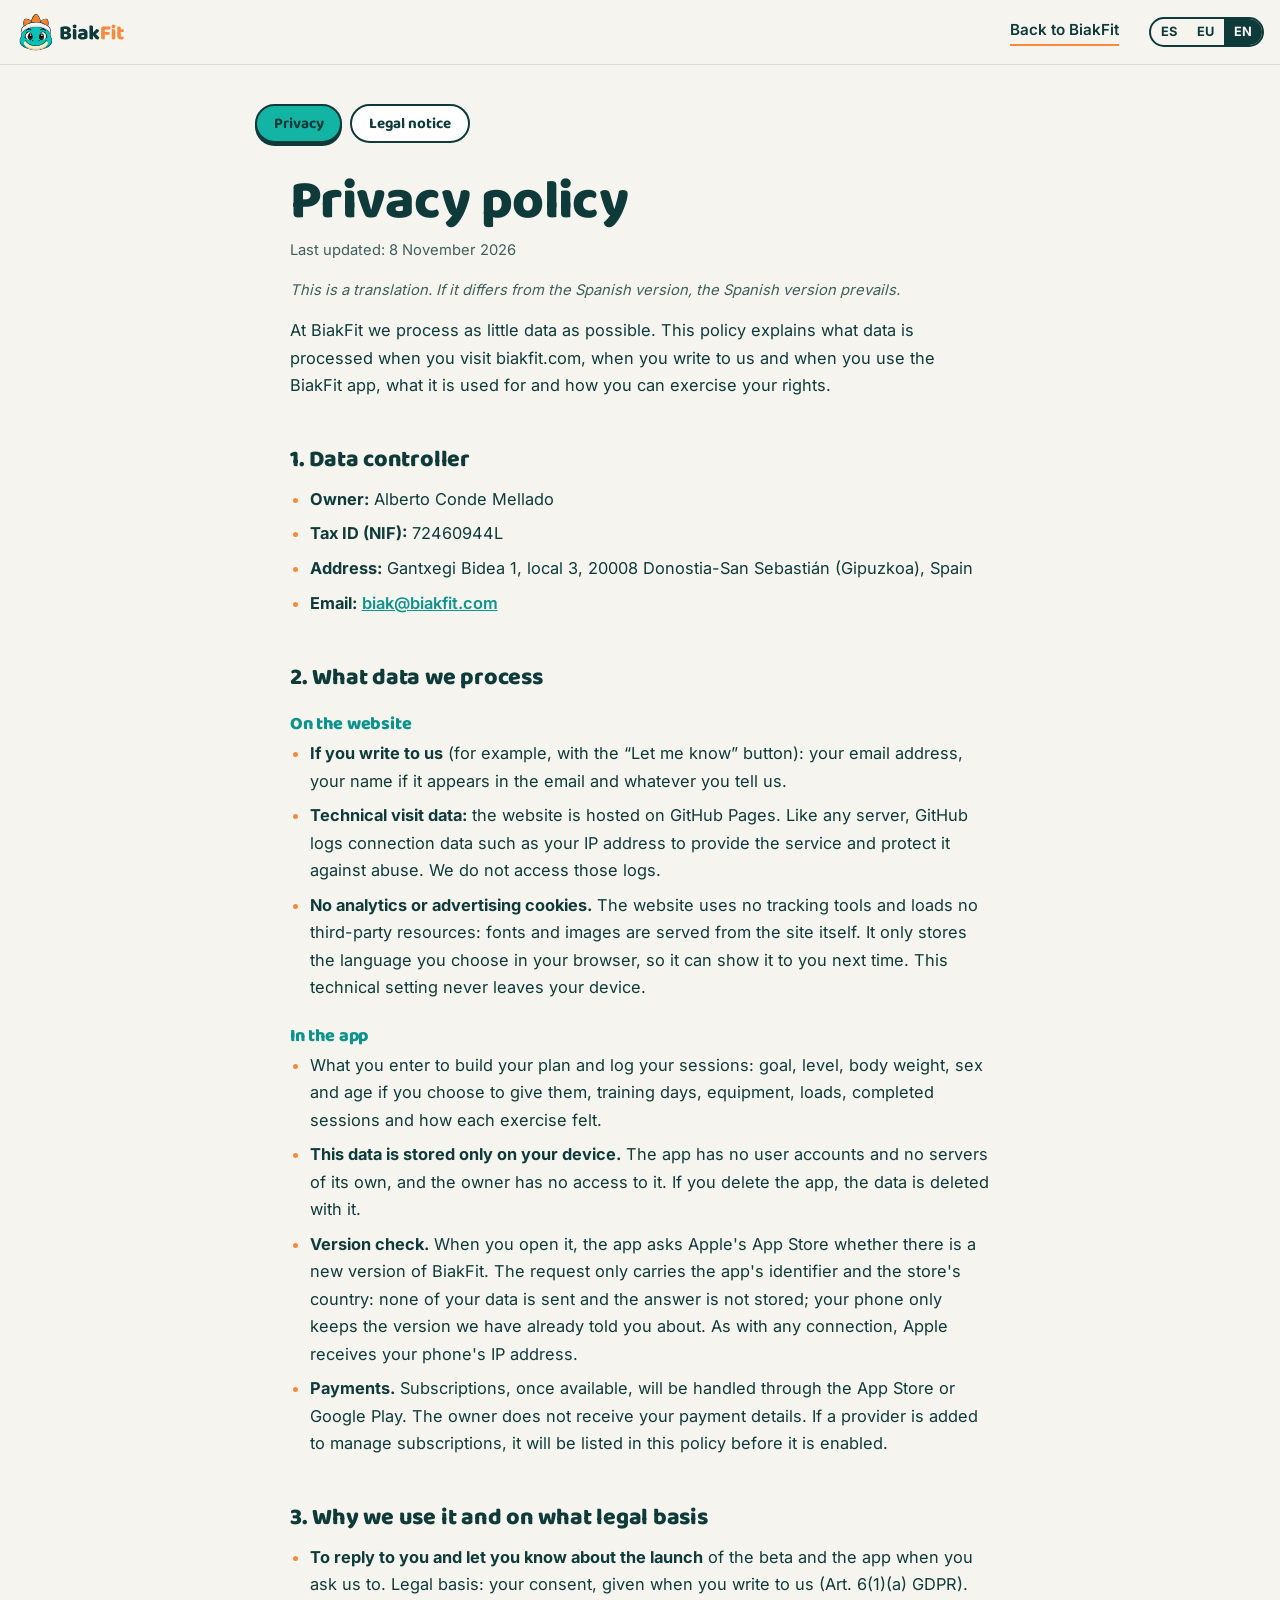
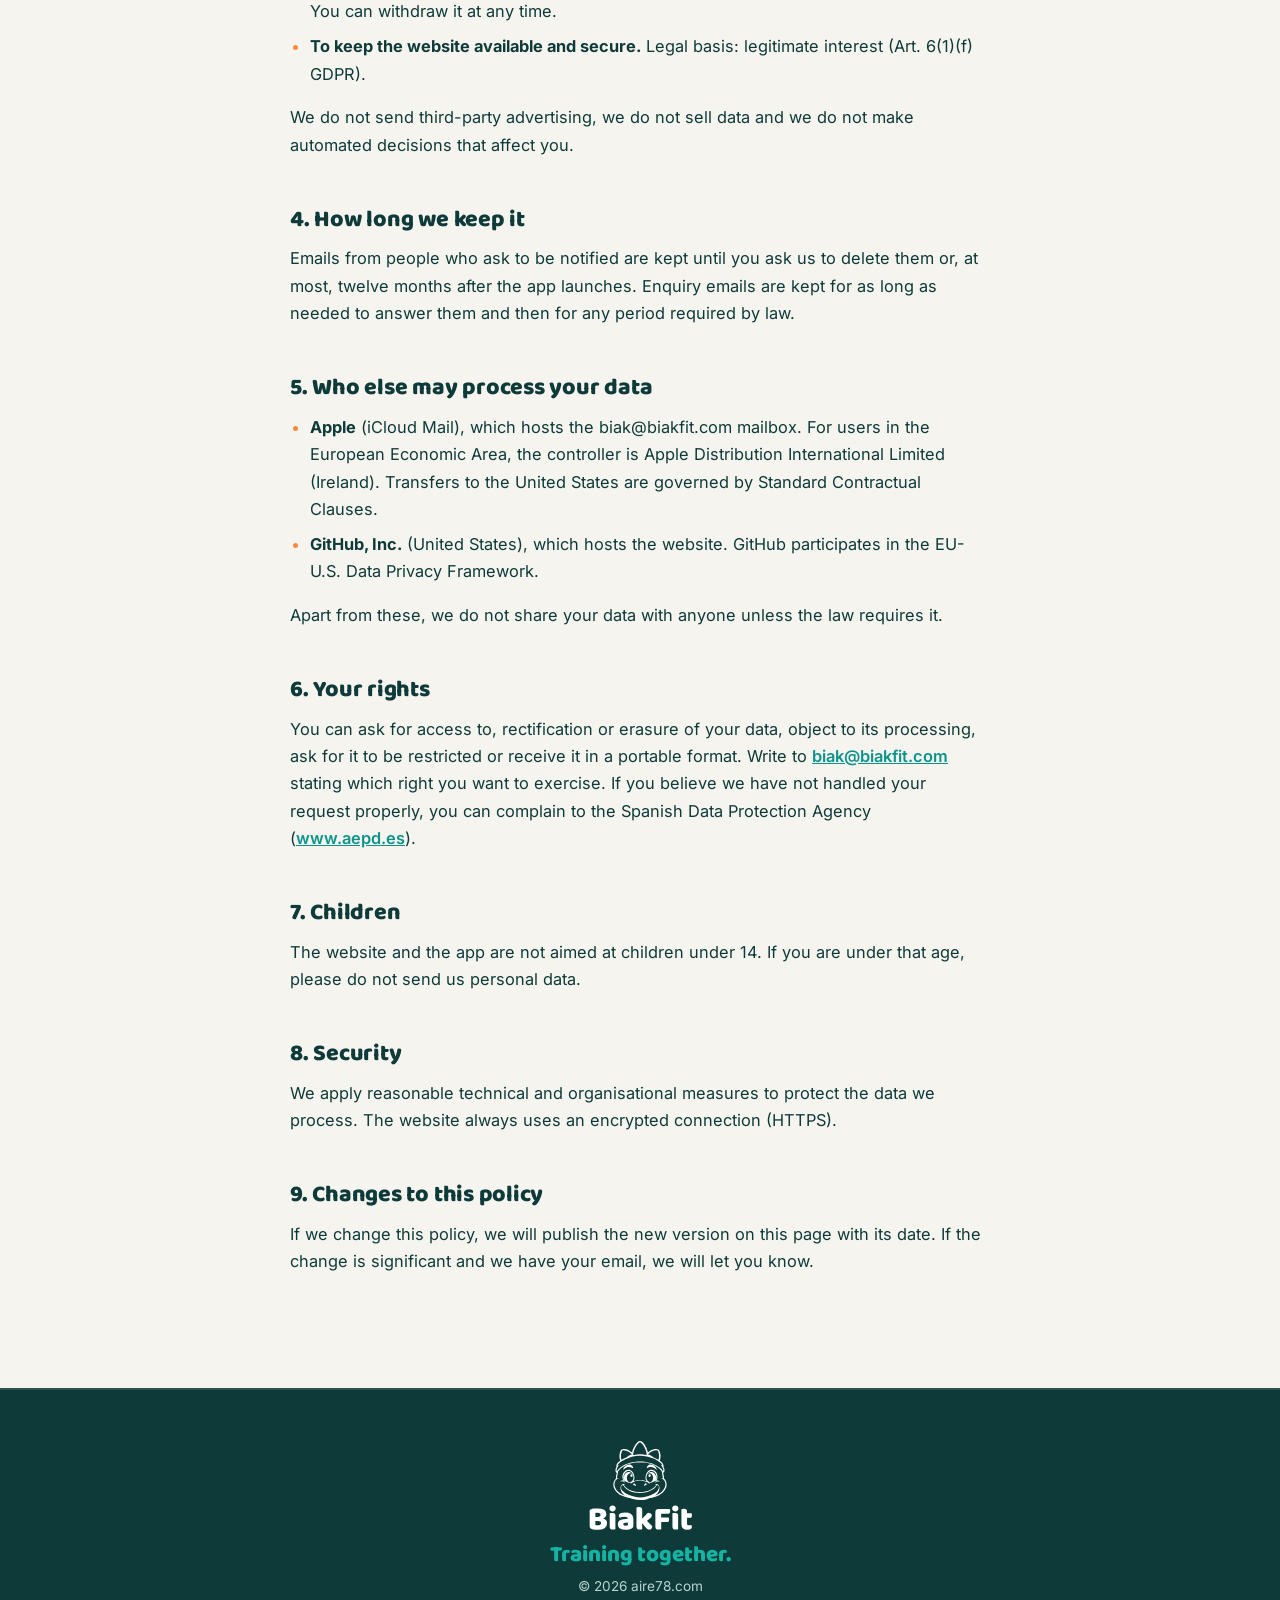
<file: privacidad.html>
<!doctype html>
<html lang="es">
<head>
<meta charset="utf-8">
<meta name="viewport" content="width=device-width, initial-scale=1, viewport-fit=cover">
<title>Política de privacidad · BiakFit</title>
<meta name="robots" content="index, follow">
<link rel="icon" type="image/png" href="assets/img/brand/favicon.png">
<link rel="preload" href="assets/fonts/baloo-2-latin-800-normal.woff2" as="font" type="font/woff2" crossorigin>
<link rel="stylesheet" href="assets/style.css">
</head>
<body class="legal-page" data-page="privacy">
<header class="bar scrolled">
  <div class="bar-in">
    <a class="bar-logo" href="./" aria-label="BiakFit">
      <img class="logo-day" src="assets/img/brand/biakfit_logo_horizontal_color.svg" alt="BiakFit" width="110" height="40">
    </a>
    <a class="legal-back" href="./" data-l="back">Volver a BiakFit</a>
    <div class="lang" role="group" aria-label="Idioma / Hizkuntza / Language">
      <button type="button" data-lang="es" aria-pressed="true">ES</button>
      <button type="button" data-lang="eu" aria-pressed="false">EU</button>
      <button type="button" data-lang="en" aria-pressed="false">EN</button>
    </div>
  </div>
</header>
<main class="legal-main">
  <nav class="legal-tabs" aria-label="Legal"><a href="privacidad.html" data-l="privacy" aria-current="page">privacy</a><a href="aviso-legal.html" data-l="notice">notice</a></nav>
<article class="legal-doc" data-doc-lang="es">
  <h1>Política de privacidad</h1>
  <p class="legal-date">Última actualización: 8 de noviembre de 2026</p>
  <p>En BiakFit tratamos los mínimos datos posibles. Esta política explica qué datos se tratan cuando visitas biakfit.com, cuando nos escribes y cuando usas la app BiakFit, para qué se usan y cómo puedes ejercer tus derechos.</p>

  <h2>1. Responsable del tratamiento</h2>
  <ul>
    <li><b>Titular:</b> Alberto Conde Mellado</li>
    <li><b>NIF:</b> 72460944L</li>
    <li><b>Domicilio:</b> Gantxegi Bidea 1, local 3, 20008 Donostia-San Sebastián (Gipuzkoa)</li>
    <li><b>Email:</b> <a href="mailto:biak@biakfit.com">biak@biakfit.com</a></li>
  </ul>

  <h2>2. Qué datos tratamos</h2>
  <h3>En la web</h3>
  <ul>
    <li><b>Si nos escribes</b> (por ejemplo, con el botón «Avisadme»): tu dirección de email, tu nombre si aparece en el correo y lo que nos cuentes.</li>
    <li><b>Datos técnicos de la visita:</b> la web está alojada en GitHub Pages. Como cualquier servidor, GitHub registra datos de conexión, como la dirección IP, para prestar el servicio y protegerlo frente a abusos. Nosotros no accedemos a esos registros.</li>
    <li><b>Sin cookies de analítica ni de publicidad.</b> La web no usa herramientas de seguimiento ni carga recursos de terceros: las fuentes y las imágenes se sirven desde el propio sitio. Solo guarda en tu navegador el idioma que eliges, para mostrártelo la próxima vez. Es un dato técnico que no sale de tu dispositivo.</li>
  </ul>
  <h3>En la app</h3>
  <ul>
    <li>Lo que introduces para crear tu plan y registrar tus sesiones: objetivo, nivel, peso corporal, sexo y edad si decides indicarlos, días de entreno, material, cargas, sesiones hechas y tu valoración de cada ejercicio.</li>
    <li><b>Estos datos se guardan solo en tu dispositivo.</b> La app no tiene cuentas de usuario ni servidores propios, y el titular no tiene acceso a ellos. Si borras la app, se borran con ella.</li>
    <li><b>La consulta de versión.</b> Al abrirla, la app pregunta a la App Store de Apple si hay una versión nueva de BiakFit. La petición solo lleva el identificador de la app y el país de la tienda: no se envía ningún dato tuyo y la respuesta no se guarda; en tu móvil solo queda la versión de la que ya te hemos avisado. Como en cualquier conexión, Apple recibe la dirección IP del móvil.</li>
    <li><b>Pagos.</b> Las suscripciones, cuando existan, se gestionarán a través de App Store o Google Play. El titular no recibe tus datos de pago. Si se incorpora un proveedor para gestionar las suscripciones, se indicará en esta política antes de activarlo.</li>
  </ul>

  <h2>3. Para qué los usamos y con qué base legal</h2>
  <ul>
    <li><b>Responderte y avisarte del lanzamiento</b> de la beta y de la app cuando nos lo pides. Base legal: tu consentimiento, que das al escribirnos (art. 6.1.a RGPD). Puedes retirarlo cuando quieras.</li>
    <li><b>Mantener la web disponible y segura.</b> Base legal: interés legítimo (art. 6.1.f RGPD).</li>
  </ul>
  <p>No enviamos publicidad de terceros, no vendemos datos y no tomamos decisiones automatizadas que te afecten.</p>

  <h2>4. Cuánto tiempo los conservamos</h2>
  <p>Los emails de quienes piden que les avisemos se conservan hasta que nos pidas que los borremos o, como máximo, doce meses después del lanzamiento de la app. Los correos de consulta se conservan el tiempo necesario para atenderlos y, después, durante los plazos que exija la ley.</p>

  <h2>5. Quién más puede tratar tus datos</h2>
  <ul>
    <li><b>Apple</b> (iCloud Mail), que aloja el buzón biak@biakfit.com. Para usuarios del Espacio Económico Europeo, el responsable es Apple Distribution International Limited (Irlanda). Las transferencias a Estados Unidos se rigen por cláusulas contractuales tipo.</li>
    <li><b>GitHub, Inc.</b> (Estados Unidos), que aloja la web. GitHub está adherida al Marco de Privacidad de Datos UE-EE. UU.</li>
  </ul>
  <p>Fuera de estos casos, no cedemos tus datos a nadie salvo obligación legal.</p>

  <h2>6. Tus derechos</h2>
  <p>Puedes pedir el acceso, la rectificación o la supresión de tus datos, oponerte a su tratamiento, pedir que se limite o que se te entreguen en un formato portable. Escríbenos a <a href="mailto:biak@biakfit.com">biak@biakfit.com</a> indicando qué derecho quieres ejercer. Si crees que no hemos atendido bien tu petición, puedes reclamar ante la Agencia Española de Protección de Datos (<a href="https://www.aepd.es" rel="noopener">www.aepd.es</a>).</p>

  <h2>7. Menores</h2>
  <p>La web y la app no están dirigidas a menores de 14 años. Si tienes menos de esa edad, no nos envíes datos personales.</p>

  <h2>8. Seguridad</h2>
  <p>Aplicamos medidas técnicas y organizativas razonables para proteger los datos que tratamos. La web funciona siempre con conexión cifrada (HTTPS).</p>

  <h2>9. Cambios en esta política</h2>
  <p>Si cambiamos esta política, publicaremos la nueva versión en esta página con su fecha. Si el cambio es importante y tenemos tu email, te avisaremos.</p>
</article>

<article class="legal-doc" data-doc-lang="eu" hidden>
  <h1>Pribatutasun-politika</h1>
  <p class="legal-date">Azken eguneraketa: 2026ko azaroaren 8a</p>
  <p class="legal-note">Gaztelaniazko bertsioaren eta itzulpen honen artean desadostasunik badago, gaztelaniazko bertsioak du lehentasuna.</p>
  <p>BiakFiten ahalik eta datu gutxien tratatzen ditugu. Politika honek azaltzen du zer datu tratatzen diren biakfit.com bisitatzen duzunean, guri idazten diguzunean eta BiakFit aplikazioa erabiltzen duzunean, zertarako erabiltzen diren eta nola erabil ditzakezun zure eskubideak.</p>

  <h2>1. Tratamenduaren arduraduna</h2>
  <ul>
    <li><b>Titularra:</b> Alberto Conde Mellado</li>
    <li><b>IFZ:</b> 72460944L</li>
    <li><b>Helbidea:</b> Gantxegi bidea 1, 3. lokala, 20008 Donostia (Gipuzkoa)</li>
    <li><b>Emaila:</b> <a href="mailto:biak@biakfit.com">biak@biakfit.com</a></li>
  </ul>

  <h2>2. Zer datu tratatzen ditugun</h2>
  <h3>Webgunean</h3>
  <ul>
    <li><b>Idazten badiguzu</b> (adibidez, «Abisatu» botoiarekin): zure email-helbidea, zure izena mezuan agertzen bada eta kontatzen diguzuna.</li>
    <li><b>Bisitaren datu teknikoak:</b> webgunea GitHub Pagesen dago ostatatuta. Edozein zerbitzarik bezala, GitHubek konexio-datuak erregistratzen ditu, hala nola IP helbidea, zerbitzua emateko eta gehiegikerien aurka babesteko. Guk ez dugu erregistro horietara sarbiderik.</li>
    <li><b>Ez dago analitika- edo publizitate-cookierik.</b> Webguneak ez du jarraipen-tresnarik erabiltzen, ezta hirugarrenen baliabiderik kargatzen ere: letra-tipoak eta irudiak gunetik bertatik zerbitzatzen dira. Aukeratzen duzun hizkuntza baino ez du gordetzen zure nabigatzailean, hurrengoan hura erakusteko. Datu teknikoa da, eta ez da zure gailutik ateratzen.</li>
  </ul>
  <h3>Aplikazioan</h3>
  <ul>
    <li>Zure plana sortzeko eta saioak erregistratzeko sartzen duzuna: helburua, maila, gorputz-pisua, sexua eta adina adieraztea erabakitzen baduzu, entrenamendu-egunak, materiala, kargak, egindako saioak eta ariketa bakoitzari buruzko zure balorazioa.</li>
    <li><b>Datu horiek zure gailuan baino ez dira gordetzen.</b> Aplikazioak ez du erabiltzaile-konturik ezta zerbitzari propiorik ere, eta titularrak ez du haietarako sarbiderik. Aplikazioa ezabatzen baduzu, datuak ere ezabatzen dira.</li>
    <li><b>Bertsioaren galdera.</b> Irekitzean, aplikazioak Appleren App Storeri galdetzen dio BiakFiten bertsio berririk dagoen. Galderak aplikazioaren identifikatzailea eta dendaren herrialdea bakarrik darama: ez da zure daturik bidaltzen eta erantzuna ez da gordetzen; zure mugikorrean abisatu dizugun bertsioa bakarrik geratzen da. Edozein konexiotan bezala, Applek mugikorraren IP helbidea jasotzen du.</li>
    <li><b>Ordainketak.</b> Harpidetzak, daudenean, App Storeren edo Google Playren bidez kudeatuko dira. Titularrak ez ditu zure ordainketa-datuak jasotzen. Harpidetzak kudeatzeko hornitzaileren bat gehitzen bada, politika honetan adieraziko da aktibatu aurretik.</li>
  </ul>

  <h2>3. Zertarako erabiltzen ditugun eta zer oinarri juridikorekin</h2>
  <ul>
    <li><b>Zuri erantzutea eta abiaraztearen berri ematea</b>, beta eta aplikazioa prest daudenean, hala eskatzen diguzunean. Oinarri juridikoa: zure baimena, guri idaztean ematen duzuna (DBEO, 6.1.a art.). Nahi duzunean ken dezakezu.</li>
    <li><b>Webgunea erabilgarri eta seguru mantentzea.</b> Oinarri juridikoa: interes legitimoa (DBEO, 6.1.f art.).</li>
  </ul>
  <p>Ez dugu hirugarrenen publizitaterik bidaltzen, ez dugu daturik saltzen eta ez dugu zuri eragiten dizun erabaki automatizaturik hartzen.</p>

  <h2>4. Zenbat denboraz gordetzen ditugun</h2>
  <p>Abisua eskatzen dutenen emailak gordetzen ditugu ezabatzeko eskatzen diguzun arte edo, gehienez, aplikazioa abiarazi eta hamabi hilabetera arte. Kontsulta-mezuak erantzuteko behar den denboran gordetzen dira, eta, ondoren, legeak eskatzen dituen epeetan.</p>

  <h2>5. Nork gehiagok trata ditzakeen zure datuak</h2>
  <ul>
    <li><b>Applek</b> (iCloud Mail), biak@biakfit.com postontzia ostatatzen duelako. Europako Esparru Ekonomikoko erabiltzaileentzat, arduraduna Apple Distribution International Limited da (Irlanda). Estatu Batuetarako transferentziak kontratu-klausula tipoen bidez arautzen dira.</li>
    <li><b>GitHub, Inc.-ek</b> (Estatu Batuak), webgunea ostatatzen duelako. GitHub EB eta AEBko Datuen Pribatutasun Esparrura atxikita dago.</li>
  </ul>
  <p>Kasu horietatik kanpo, ez diogu inori zure daturik lagatzen, legeak hala eskatzen ez badu.</p>

  <h2>6. Zure eskubideak</h2>
  <p>Zure datuak eskuratzeko, zuzentzeko edo ezabatzeko eska dezakezu, haien tratamenduaren aurka egin, tratamendua mugatzeko eskatu edo formatu eramangarrian emateko eskatu. Idatzi <a href="mailto:biak@biakfit.com">biak@biakfit.com</a> helbidera, zer eskubide erabili nahi duzun adieraziz. Zure eskaera behar bezala bete ez dugula uste baduzu, Datuak Babesteko Espainiako Agentzian erreklamazioa aurkez dezakezu (<a href="https://www.aepd.es" rel="noopener">www.aepd.es</a>).</p>

  <h2>7. Adingabeak</h2>
  <p>Webgunea eta aplikazioa ez daude 14 urtetik beherakoei zuzenduta. Adin hori baino gutxiago baduzu, ez bidali datu pertsonalik.</p>

  <h2>8. Segurtasuna</h2>
  <p>Arrazoizko neurri tekniko eta antolakuntzakoak aplikatzen ditugu tratatzen ditugun datuak babesteko. Webguneak beti konexio zifratua erabiltzen du (HTTPS).</p>

  <h2>9. Politika honen aldaketak</h2>
  <p>Politika hau aldatzen badugu, bertsio berria orri honetan argitaratuko dugu, bere datarekin. Aldaketa garrantzitsua bada eta zure emaila badugu, abisatuko dizugu.</p>
</article>

<article class="legal-doc" data-doc-lang="en" hidden>
  <h1>Privacy policy</h1>
  <p class="legal-date">Last updated: 8 November 2026</p>
  <p class="legal-note">This is a translation. If it differs from the Spanish version, the Spanish version prevails.</p>
  <p>At BiakFit we process as little data as possible. This policy explains what data is processed when you visit biakfit.com, when you write to us and when you use the BiakFit app, what it is used for and how you can exercise your rights.</p>

  <h2>1. Data controller</h2>
  <ul>
    <li><b>Owner:</b> Alberto Conde Mellado</li>
    <li><b>Tax ID (NIF):</b> 72460944L</li>
    <li><b>Address:</b> Gantxegi Bidea 1, local 3, 20008 Donostia-San Sebastián (Gipuzkoa), Spain</li>
    <li><b>Email:</b> <a href="mailto:biak@biakfit.com">biak@biakfit.com</a></li>
  </ul>

  <h2>2. What data we process</h2>
  <h3>On the website</h3>
  <ul>
    <li><b>If you write to us</b> (for example, with the “Let me know” button): your email address, your name if it appears in the email and whatever you tell us.</li>
    <li><b>Technical visit data:</b> the website is hosted on GitHub Pages. Like any server, GitHub logs connection data such as your IP address to provide the service and protect it against abuse. We do not access those logs.</li>
    <li><b>No analytics or advertising cookies.</b> The website uses no tracking tools and loads no third-party resources: fonts and images are served from the site itself. It only stores the language you choose in your browser, so it can show it to you next time. This technical setting never leaves your device.</li>
  </ul>
  <h3>In the app</h3>
  <ul>
    <li>What you enter to build your plan and log your sessions: goal, level, body weight, sex and age if you choose to give them, training days, equipment, loads, completed sessions and how each exercise felt.</li>
    <li><b>This data is stored only on your device.</b> The app has no user accounts and no servers of its own, and the owner has no access to it. If you delete the app, the data is deleted with it.</li>
    <li><b>Version check.</b> When you open it, the app asks Apple's App Store whether there is a new version of BiakFit. The request only carries the app's identifier and the store's country: none of your data is sent and the answer is not stored; your phone only keeps the version we have already told you about. As with any connection, Apple receives your phone's IP address.</li>
    <li><b>Payments.</b> Subscriptions, once available, will be handled through the App Store or Google Play. The owner does not receive your payment details. If a provider is added to manage subscriptions, it will be listed in this policy before it is enabled.</li>
  </ul>

  <h2>3. Why we use it and on what legal basis</h2>
  <ul>
    <li><b>To reply to you and let you know about the launch</b> of the beta and the app when you ask us to. Legal basis: your consent, given when you write to us (Art. 6(1)(a) GDPR). You can withdraw it at any time.</li>
    <li><b>To keep the website available and secure.</b> Legal basis: legitimate interest (Art. 6(1)(f) GDPR).</li>
  </ul>
  <p>We do not send third-party advertising, we do not sell data and we do not make automated decisions that affect you.</p>

  <h2>4. How long we keep it</h2>
  <p>Emails from people who ask to be notified are kept until you ask us to delete them or, at most, twelve months after the app launches. Enquiry emails are kept for as long as needed to answer them and then for any period required by law.</p>

  <h2>5. Who else may process your data</h2>
  <ul>
    <li><b>Apple</b> (iCloud Mail), which hosts the biak@biakfit.com mailbox. For users in the European Economic Area, the controller is Apple Distribution International Limited (Ireland). Transfers to the United States are governed by Standard Contractual Clauses.</li>
    <li><b>GitHub, Inc.</b> (United States), which hosts the website. GitHub participates in the EU-U.S. Data Privacy Framework.</li>
  </ul>
  <p>Apart from these, we do not share your data with anyone unless the law requires it.</p>

  <h2>6. Your rights</h2>
  <p>You can ask for access to, rectification or erasure of your data, object to its processing, ask for it to be restricted or receive it in a portable format. Write to <a href="mailto:biak@biakfit.com">biak@biakfit.com</a> stating which right you want to exercise. If you believe we have not handled your request properly, you can complain to the Spanish Data Protection Agency (<a href="https://www.aepd.es" rel="noopener">www.aepd.es</a>).</p>

  <h2>7. Children</h2>
  <p>The website and the app are not aimed at children under 14. If you are under that age, please do not send us personal data.</p>

  <h2>8. Security</h2>
  <p>We apply reasonable technical and organisational measures to protect the data we process. The website always uses an encrypted connection (HTTPS).</p>

  <h2>9. Changes to this policy</h2>
  <p>If we change this policy, we will publish the new version on this page with its date. If the change is significant and we have your email, we will let you know.</p>
</article>

</main>
<footer class="foot">
  <div class="foot-in">
    <img src="assets/img/brand/biakfit_logo_stacked_white.svg" alt="BiakFit" width="120" height="96" loading="lazy">
    <p class="foot-lema" data-l="lema">Entrenamos juntos.</p>
    <p class="foot-legal">© 2026 aire78.com</p>
  </div>
</footer>
<script src="assets/legal.js"></script>
</body>
</html>
</file>
<file: assets/style.css>
/* BiakFit · web
   Concepto: la página es el mapa del Viaje de Draki. Un sendero central baja por
   cinco mundos; Draki lo recorre al ritmo del scroll y el contenido se reparte a
   los dos lados. Estilo «pegatina»: contorno petrol grueso y sombra sólida, como
   el propio Draki. Paleta y tipografías: docs/BRAND.md del repo de la app. */

/* Fuentes alojadas en la propia web (licencia OFL): sin llamadas a Google Fonts */
@font-face { font-family: "Baloo 2"; font-style: normal; font-weight: 700; font-display: swap; src: url("fonts/baloo-2-latin-700-normal.woff2") format("woff2"); }
@font-face { font-family: "Baloo 2"; font-style: normal; font-weight: 800; font-display: swap; src: url("fonts/baloo-2-latin-800-normal.woff2") format("woff2"); }
@font-face { font-family: "Inter"; font-style: normal; font-weight: 400; font-display: swap; src: url("fonts/inter-latin-400-normal.woff2") format("woff2"); }
@font-face { font-family: "Inter"; font-style: normal; font-weight: 500; font-display: swap; src: url("fonts/inter-latin-500-normal.woff2") format("woff2"); }
@font-face { font-family: "Inter"; font-style: normal; font-weight: 600; font-display: swap; src: url("fonts/inter-latin-600-normal.woff2") format("woff2"); }
@font-face { font-family: "Inter"; font-style: normal; font-weight: 700; font-display: swap; src: url("fonts/inter-latin-700-normal.woff2") format("woff2"); }

:root {
  /* Marca (BRAND.md) */
  --teal: #14B4A4;
  --deep: #0C948C;
  --petrol: #0E3B39;
  --orange: #F98A3D;
  --cream: #FCECC4;
  --light: #F6F4EF;
  --yellow: #FFD23F;
  --white: #FFFFFF;

  /* Superficies (cambian al entrar en el volcán) */
  --bg: var(--light);
  --ink: var(--petrol);
  --ink-soft: #3E5F5C;
  --panel: var(--white);
  --panel-ink: var(--petrol);
  --edge: var(--petrol);
  --muted-chip: #E9F2EF;

  --display: "Baloo 2", "Nunito", ui-rounded, "Arial Rounded MT Bold", system-ui, sans-serif;
  --body: "Inter", system-ui, -apple-system, "Segoe UI", Roboto, sans-serif;

  --trail: min(520px, 38vw);
  --ratio: 2.1667;
  --gutter-l: max(16px, env(safe-area-inset-left, 0px));
  --gutter-r: max(16px, env(safe-area-inset-right, 0px));
  --pop: cubic-bezier(.2, 1.4, .4, 1);
  color-scheme: light;
}

body.night {
  --bg: var(--petrol);
  --ink: var(--light);
  --ink-soft: #B8D4CF;
  --muted-chip: #1B524E;
  color-scheme: dark;
}

* { box-sizing: border-box; }
[hidden] { display: none !important; }
html { scroll-behavior: smooth; -webkit-text-size-adjust: 100%; }
@media (prefers-reduced-motion: reduce) { html { scroll-behavior: auto; } }

body {
  margin: 0;
  background: var(--bg);
  color: var(--ink);
  font-family: var(--body);
  font-size: 17px;
  line-height: 1.55;
  overflow-x: hidden;
  transition: background-color .9s ease, color .9s ease;
}
img { max-width: 100%; }
h1, h2, h3 { font-family: var(--display); font-weight: 800; line-height: 1.02; letter-spacing: -.01em; text-wrap: balance; margin: 0; }
p { margin: 0; }
a { color: inherit; }
:focus-visible { outline: 3px solid var(--orange); outline-offset: 3px; border-radius: 10px; }
.sr-only { position: absolute; width: 1px; height: 1px; overflow: hidden; clip: rect(0 0 0 0); white-space: nowrap; }

#sparks { position: fixed; inset: 0; width: 100%; height: 100%; pointer-events: none; z-index: 60; }

/* ---------- Botones «pegatina» ---------- */
.btn {
  --b-bg: var(--white);
  --b-ink: var(--petrol);
  display: inline-flex; align-items: center; justify-content: center; gap: .4em;
  font: 700 1.05rem/1 var(--display);
  padding: .85em 1.35em .75em;
  border: 2.5px solid var(--petrol);
  border-radius: 999px;
  background: var(--b-bg); color: var(--b-ink);
  box-shadow: 0 4px 0 var(--petrol);
  text-decoration: none; cursor: pointer;
  transition: transform .12s ease, box-shadow .12s ease, background-color .2s;
  -webkit-tap-highlight-color: transparent;
}
.btn:hover { transform: translateY(-2px); box-shadow: 0 6px 0 var(--petrol); }
.btn:active { transform: translateY(3px); box-shadow: 0 1px 0 var(--petrol); }
.btn-primary { --b-bg: var(--orange); --b-ink: var(--petrol); }
.btn-ghost { --b-bg: transparent; }
body.night .panel:not(.panel-dark) { box-shadow: 6px 7px 0 var(--teal); }
body.night .btn { box-shadow: 0 4px 0 #062220; }
body.night .panel .btn { box-shadow: 0 3px 0 var(--petrol); }
body.night .btn-ghost { --b-ink: var(--light); border-color: var(--light); box-shadow: 0 4px 0 var(--light); }
.btn-sm { font-size: .95rem; padding: .7em 1.1em .6em; }
.btn-small { font-size: .95rem; padding: .65em 1em .55em; box-shadow: 0 3px 0 var(--petrol); }
.btn-quiet { --b-bg: var(--light); }

/* ---------- Barra superior ---------- */
body::before { content: ""; position: fixed; inset: 0 0 auto; height: env(safe-area-inset-top, 0px); z-index: 51; background: var(--bg); }
.bar { position: fixed; top: env(safe-area-inset-top, 0px); left: 0; right: 0; z-index: 50; padding-left: var(--gutter-l); padding-right: var(--gutter-r); transition: background-color .4s, box-shadow .4s; }
.bar.scrolled { background: color-mix(in srgb, var(--bg) 88%, transparent); backdrop-filter: blur(10px); -webkit-backdrop-filter: blur(10px); box-shadow: 0 1px 0 color-mix(in srgb, var(--ink) 12%, transparent); }
.bar-in { max-width: 1280px; margin: 0 auto; display: flex; align-items: center; gap: 22px; padding-block: 12px; }
.bar-logo { display: block; height: 40px; flex: none; }
.bar-logo img { height: 40px; width: auto; display: block; }
.logo-night { display: none !important; }
body.night .logo-day { display: none !important; }
body.night .logo-night { display: block !important; }
.bar-nav { display: flex; gap: 20px; margin-left: auto; font-weight: 600; font-size: .95rem; }
.bar-nav a { text-decoration: none; padding: 6px 2px; border-bottom: 2px solid transparent; }
.bar-nav a:hover { border-color: var(--orange); }
.lang { display: flex; border: 2px solid var(--ink); border-radius: 999px; overflow: hidden; flex: none; }
.lang button { font: 700 .8rem/1 var(--body); padding: 7px 10px; background: transparent; color: var(--ink); border: 0; cursor: pointer; }
.lang button[aria-pressed="true"] { background: var(--ink); color: var(--bg); }
@media (max-width: 720px) {
  .bar-nav { display: none; }
  .lang { margin-left: auto; }
  .bar .btn-sm { display: none; }
  .bar-logo, .bar-logo img { height: 34px; }
}

/* ---------- Hero ---------- */
.hero { position: relative; padding-top: calc(110px + env(safe-area-inset-top, 0px)); padding-bottom: 72px; padding-left: var(--gutter-l); padding-right: var(--gutter-r); text-align: center; overflow: hidden; }
.hero::before { /* sol de fondo detrás de Draki */
  content: ""; position: absolute; left: 50%; top: calc(80px + 9vw); width: min(78vw, 760px); aspect-ratio: 1; translate: -50% -38%;
  background: radial-gradient(circle, var(--cream) 0 55%, transparent 56%);
  z-index: -1; opacity: .9;
}
.hero-word {
  display: flex; align-items: flex-end; justify-content: center;
  font-family: var(--display); font-weight: 800; color: var(--petrol);
  font-size: clamp(104px, 22vw, 340px); line-height: .78; letter-spacing: -.035em;
  user-select: none;
}
.hw { display: inline-block; transition: transform 1.1s var(--pop); }
.hero-word .hw-l { transform: translateX(.18em); }
.hero-word .hw-r { transform: translateX(-.18em); }
.hero-stage { display: inline-block; width: .2em; height: 1.02em; position: relative; transition: width 1.1s var(--pop); }
.is-ready .hero-word .hw-l, .is-ready .hero-word .hw-r { transform: none; }
.is-ready .hero-stage { width: .98em; }
.hero-draki {
  position: absolute; left: 50%; bottom: -.06em; width: 1.12em; height: 1.2em; translate: -50% 0;
  padding: 0; border: 0; background: none; cursor: pointer; font-size: inherit;
  transform: translateY(40%) scale(.2); opacity: 0;
  transition: transform .9s var(--pop) .35s, opacity .3s ease .35s;
  perspective: 900px;
}
.is-ready .hero-draki { transform: none; opacity: 1; }
.hero-draki .flip { position: absolute; inset: 0; transform-style: preserve-3d; }
.hero-draki .flip.spin { animation: spin .8s cubic-bezier(.5, 0, .3, 1); }
@keyframes spin {
  0% { transform: rotateY(0) scale(1); }
  45% { transform: rotateY(180deg) scale(.86, 1.08) translateY(-6%); }
  100% { transform: rotateY(360deg) scale(1); }
}
.hero-ex { margin-top: 14px; min-height: 1.6em; font: 700 1rem/1.4 var(--display); color: var(--deep); }
.hero-ex span { display: inline-block; padding: 2px 14px; border-radius: 999px; background: var(--white); border: 2px solid var(--petrol); color: var(--petrol); }
.hero-copy { max-width: 640px; margin: 26px auto 0; display: grid; gap: 14px; justify-items: center; }
.hero-def { font-size: 1rem; color: var(--ink-soft); }
.hero-lema { font: 800 clamp(1.9rem, 4.2vw, 2.9rem)/1.05 var(--display); text-wrap: balance; }
.hero-sub { font-size: 1.12rem; color: var(--ink-soft); max-width: 34em; text-wrap: pretty; }
.hero-ctas { display: flex; flex-wrap: wrap; gap: 14px; justify-content: center; margin-top: 8px; }
.hero-soon { font-size: .9rem; color: var(--ink-soft); }

/* ---------- Animación de frames (como en la app: fundido entre frames) ---------- */
.flip { display: block; position: relative; }
.flip .fr { position: absolute; inset: 0; width: 100%; height: 100%; object-fit: contain; opacity: 0; transition: opacity .16s linear; }
.flip .fr.on { opacity: 1; z-index: 1; transition: none; }

/* ---------- Prólogo ---------- */
.prologue { padding-block: 40px 120px; padding-left: var(--gutter-l); padding-right: var(--gutter-r); }
.prologue-text {
  max-width: 980px; margin: 0 auto;
  font: 800 clamp(1.7rem, 3.9vw, 3.2rem)/1.14 var(--display);
  letter-spacing: -.01em; text-wrap: pretty;
}
.prologue-text .w { color: color-mix(in srgb, var(--ink) 18%, transparent); transition: color .35s ease; }
.prologue-text .w.lit { color: var(--ink); }
.prologue-text .w.lit.key { color: var(--deep); }
.prologue-hint { max-width: 980px; margin: 28px auto 0; font-weight: 600; color: var(--ink-soft); display: flex; align-items: center; gap: 10px; }
.prologue-hint::after { content: ""; width: 12px; height: 12px; border-right: 3px solid var(--orange); border-bottom: 3px solid var(--orange); rotate: 45deg; animation: nudge 1.4s ease-in-out infinite; }
@keyframes nudge { 50% { translate: 0 5px; } }

/* ---------- El viaje ---------- */
.journey { position: relative; }
.trail { position: absolute; top: 0; bottom: 0; left: 50%; width: var(--trail); transform: translateX(-50%); pointer-events: none; z-index: 0; }
.trail-maps { -webkit-mask-image: linear-gradient(90deg, transparent 0, #000 15%, #000 85%, transparent 100%); mask-image: linear-gradient(90deg, transparent 0, #000 15%, #000 85%, transparent 100%); }
.trail-maps img { display: block; width: 100%; height: calc(var(--trail) * var(--ratio)); object-fit: cover; }
.trail::after { content: ""; position: absolute; left: 0; right: 0; bottom: -1px; height: 220px; background: linear-gradient(transparent, var(--bg)); transition: background .9s; }
.trail-path { position: absolute; inset: 0; width: 100%; height: 100%; overflow: visible; }
.p-todo { fill: none; stroke: var(--deep); stroke-opacity: .45; stroke-width: 5; stroke-linecap: round; stroke-dasharray: 2 14; }
.p-done { fill: none; stroke: var(--teal); stroke-width: 10; stroke-linecap: round; filter: drop-shadow(0 3px 0 rgba(14, 59, 57, .35)); }

.node { position: absolute; width: 150px; height: 150px; translate: -50% -50%; }
.node img.obs { position: absolute; inset: 22px; width: 106px; height: 106px; object-fit: contain; transition: filter .6s, opacity .6s; }
.node:not(.passed) img.obs { filter: grayscale(.85); opacity: .65; }
.node svg { position: absolute; inset: 0; width: 100%; height: 100%; }
.node .seg { fill: none; stroke: rgba(255, 255, 255, .85); stroke-width: 9; stroke-linecap: round; transition: stroke .4s; }
.node .seg.on { stroke: var(--orange); }
.node .ring-bg { fill: none; stroke: var(--petrol); stroke-width: 13; stroke-linecap: round; opacity: .9; }
.node .medal { position: absolute; right: -6px; top: -6px; width: 64px; height: 64px; transform: scale(0) rotate(-30deg); transition: transform .6s var(--pop); }
.node.passed .medal { transform: none; }

.walker { position: absolute; left: 0; top: 0; width: 160px; height: 170px; will-change: transform; z-index: 3; }
.walker-body { position: absolute; inset: 0; transform-origin: 50% 92%; }
.walker-pose, .walker-ex { position: absolute; inset: 0; width: 100%; height: 100%; object-fit: contain; transition: opacity .2s; }
.walker-ex { opacity: 0; }
.walker.training .walker-pose { opacity: 0; }
.walker.training .walker-ex { opacity: 1; }
.walker-bubble {
  position: absolute; bottom: calc(100% - 6px); left: 50%; translate: -50% 6px; scale: .7;
  white-space: nowrap; font: 700 .95rem/1.2 var(--display); color: var(--petrol);
  background: var(--white); border: 2.5px solid var(--petrol); border-radius: 16px; padding: 6px 12px 5px;
  box-shadow: 0 3px 0 var(--petrol); opacity: 0; transition: opacity .25s, translate .35s var(--pop), scale .35s var(--pop);
}
.walker-bubble::after { content: ""; position: absolute; left: 50%; top: 100%; width: 12px; height: 12px; background: var(--white); border-right: 2.5px solid var(--petrol); border-bottom: 2.5px solid var(--petrol); translate: -50% -6px; rotate: 45deg; }
.walker-bubble.show { opacity: 1; translate: -50% 0; scale: 1; }

.world {
  position: relative; z-index: 1;
  display: grid; grid-template-columns: minmax(0, 1fr) var(--trail) minmax(0, 1fr);
  height: calc(var(--trail) * var(--ratio));
  align-items: center;
}
.world-band { display: none; }
.world-copy { grid-column: 1; grid-row: 1; justify-self: end; max-width: 430px; padding: 0 clamp(28px, 3.4vw, 64px) 0 var(--gutter-l); display: grid; gap: 16px; }
.world-widget { grid-column: 3; grid-row: 1; justify-self: start; width: 100%; max-width: 420px; padding: 0 var(--gutter-r) 0 clamp(28px, 3.4vw, 64px); }
.world.flipside .world-copy { grid-column: 3; justify-self: start; padding: 0 var(--gutter-r) 0 clamp(28px, 3.4vw, 64px); }
.world.flipside .world-widget { grid-column: 1; justify-self: end; padding: 0 clamp(28px, 3.4vw, 64px) 0 var(--gutter-l); }
.world-copy h2 { font-size: clamp(2.3rem, 3.6vw, 3.4rem); }
.world-copy p:not(.world-kicker) { color: var(--ink-soft); font-size: 1.06rem; max-width: 30em; }
.world-kicker { display: flex; align-items: baseline; gap: 8px; font: 700 1rem/1 var(--display); color: var(--deep); }
.world-kicker b { font-weight: 800; color: var(--orange); font-size: 1.2em; }
body.night .world-kicker { color: var(--teal); }

/* ---------- Paneles ---------- */
.panel {
  background: var(--panel); color: var(--panel-ink);
  border: 2.5px solid var(--petrol); border-radius: 28px;
  box-shadow: 6px 7px 0 var(--petrol);
  padding: 22px; display: grid; gap: 14px;
}
.panel-dark { background: var(--petrol); color: var(--light); border-color: var(--petrol); box-shadow: 6px 7px 0 var(--deep); }
.panel-q { font: 700 1.15rem/1.2 var(--display); }

.chips { display: flex; flex-wrap: wrap; gap: 8px; }
.chip {
  display: inline-flex; align-items: center; gap: 6px;
  font: 600 .88rem/1 var(--body); padding: 8px 12px 8px 9px;
  border-radius: 999px; border: 2px solid var(--petrol); background: var(--white); color: var(--petrol);
  cursor: pointer; transition: background-color .2s, transform .15s;
}
.chip svg { width: 20px; height: 20px; flex: none; }
.chip:hover { transform: translateY(-1px); }
.chip[aria-pressed="true"] { background: var(--teal); }
.chip.fixed { cursor: default; background: var(--muted-chip); border-style: dashed; }
.panel-dark .chip { background: transparent; color: var(--light); border-color: rgba(246, 244, 239, .5); }
.panel-dark .chip[aria-pressed="true"] { background: var(--orange); color: var(--petrol); border-color: var(--orange); }

/* Mundo 1: material */
.kit-stage { height: 230px; border-radius: 20px; background: radial-gradient(ellipse at 50% 85%, var(--cream) 0 38%, transparent 39%), #EAF6F3; position: relative; overflow: hidden; }
.kit-stage .flip { position: absolute; inset: 10px 0 0; }
.kit-stage .flip.pop { animation: popin .5s var(--pop); }
@keyframes popin { from { transform: scale(.6) translateY(20px); opacity: 0; } }
.kit-name { font: 800 1.3rem/1.1 var(--display); }
.kit-cue { font-size: .95rem; color: var(--ink-soft); min-height: 3em; }
.panel .kit-cue { color: #3E5F5C; }
.kit-foot { display: flex; align-items: center; justify-content: space-between; gap: 12px; flex-wrap: wrap; border-top: 2px dashed rgba(14, 59, 57, .2); padding-top: 12px; }
.kit-count { font-weight: 600; }
.kit-count b { font: 800 1.7rem/1 var(--display); color: var(--deep); font-variant-numeric: tabular-nums; }

/* Mundo 2: semana */
.week-head { display: flex; align-items: center; gap: 12px; }
.week-draki { width: 84px; height: 84px; flex: none; object-fit: contain; }
.week-draki.bump { animation: popin .45s var(--pop); }
.week-msg { font: 700 1.12rem/1.2 var(--display); }
.week-strip { position: relative; display: grid; grid-template-columns: repeat(7, 1fr) 1.1fr; gap: 4px; padding: 10px 0 4px; }
.day { display: grid; justify-items: center; gap: 6px; font: 700 .8rem/1 var(--body); color: #5E7C78; }
.day.today { color: var(--petrol); }
.day .slot { width: 34px; height: 34px; border-radius: 50%; border: 2px dashed rgba(14, 59, 57, .2); }
.day.today .slot { border: 3px solid var(--orange); }
.day.next { color: var(--deep); }
.day.next .slot { border-style: dotted; }
.tok {
  position: absolute; top: 26px; width: 34px; height: 34px; border-radius: 50%;
  display: grid; place-items: center; font: 800 .9rem/1 var(--display); color: var(--white);
  background: var(--deep); border: 2.5px solid var(--petrol);
  transition: left .9s var(--pop), background-color .3s, transform .3s;
}
.tok.done { background: var(--teal); }
.tok.done::after { content: ""; width: 8px; height: 14px; border-right: 3px solid var(--white); border-bottom: 3px solid var(--white); rotate: 45deg; translate: 0 -2px; }
.tok.done span { display: none; }
.tok.moved { background: var(--orange); color: var(--petrol); }
.week-count { font-size: .92rem; color: #3E5F5C; }
.week-actions { display: flex; gap: 10px; flex-wrap: wrap; }

/* Mundo 3: coach */
.coach-top { display: flex; gap: 14px; align-items: center; }
.coach-flip { width: 132px; height: 142px; flex: none; border-radius: 18px; background: #EAF6F3; }
.coach-info { display: grid; gap: 6px; position: relative; flex: 1; min-width: 0; }
.coach-name { font: 700 1.05rem/1.15 var(--display); padding-right: 52px; }
.coach-load { display: grid; gap: 2px; font-weight: 600; color: #3E5F5C; }
.coach-kg { font: 800 2.6rem/1 var(--display); color: var(--petrol); display: inline-flex; align-items: baseline; gap: 6px; }
.roll { display: inline-block; min-width: 1.2em; font-variant-numeric: tabular-nums; }
.roll.up { animation: rollUp .5s var(--pop); }
.roll.down { animation: rollDown .5s var(--pop); }
@keyframes rollUp { from { transform: translateY(60%); opacity: 0; } }
@keyframes rollDown { from { transform: translateY(-60%); opacity: 0; } }
.coach-face { position: absolute; right: -6px; top: -14px; width: 64px; height: 64px; object-fit: contain; }
.coach-face.bump { animation: popin .45s var(--pop); }
.coach-bells { display: flex; gap: 8px; align-items: flex-end; }
.bell { display: grid; justify-items: center; gap: 2px; font: 600 .72rem/1 var(--body); color: #5E7C78; }
.bell i { display: block; border-radius: 50% 50% 44% 44%; background: #CFE2DE; border: 2px solid var(--petrol); position: relative; transition: background-color .3s, transform .3s var(--pop); }
.bell i::before { content: ""; position: absolute; left: 50%; top: -42%; width: 56%; height: 50%; translate: -50% 0; border: 2px solid var(--petrol); border-bottom: 0; border-radius: 40% 40% 0 0; }
.bell.cur i { background: var(--orange); transform: translateY(-4px); }
.bell.cur { color: var(--petrol); font-weight: 800; }
.coach-btns { display: grid; grid-template-columns: repeat(3, 1fr); gap: 8px; }
.coach-btns .btn { padding-inline: .4em; font-size: .9rem; }
.coach-btns .btn.sel { --b-bg: var(--teal); }
.coach-msg { min-height: 2.8em; font-size: .95rem; color: #3E5F5C; }

/* Mundo 4: mapa muscular */
.muscles { grid-template-columns: minmax(0, 1fr) minmax(0, 1fr); align-items: center; }
.mm { perspective: 1000px; aspect-ratio: 640 / 1001; width: 100%; }
.mm-card { position: relative; width: 100%; height: 100%; transform-style: preserve-3d; transition: transform .9s var(--pop); }
.mm-card.back { transform: rotateY(180deg); }
.mm-face { position: absolute; inset: 0; backface-visibility: hidden; -webkit-backface-visibility: hidden; }
.mm-back { transform: rotateY(180deg); }
.mm-face .m, .mm-face .ol { position: absolute; inset: 0; width: 100%; height: 100%; }
.mm-face .m { background: rgba(246, 244, 239, .1); -webkit-mask-size: contain; mask-size: contain; -webkit-mask-repeat: no-repeat; mask-repeat: no-repeat; -webkit-mask-position: center; mask-position: center; transition: background-color .45s; }
.mm-face .m.p { background: var(--orange); }
.mm-face .m.s { background: var(--teal); }
.mm-side { display: grid; gap: 12px; align-content: center; }
.chips-col { flex-direction: column; align-items: flex-start; }
.btn-turn { --b-bg: var(--light); justify-self: start; white-space: nowrap; font-size: .88rem; padding: .6em .9em .5em; }
.turn-ico { display: inline-block; font-size: 1.1em; transition: rotate .6s var(--pop); }
.btn-turn:hover .turn-ico { rotate: 180deg; }
.mm-legend { display: flex; align-items: center; gap: 6px 14px; font-size: .82rem; color: #B8D4CF; flex-wrap: wrap; }
.lg { width: 12px; height: 12px; border-radius: 4px; display: inline-block; }
.lg-p { background: var(--orange); }
.lg-s { background: var(--teal); }
.mm-legend > span { display: inline-flex; align-items: center; gap: 6px; }
.streak { grid-column: 1 / -1; display: flex; align-items: center; gap: 12px; border-top: 2px dashed rgba(246, 244, 239, .2); padding-top: 12px; }
.streak b { font: 800 1.6rem/1 var(--display); color: var(--yellow); }
.streak small { color: #B8D4CF; }
.streak-flame { width: 26px; height: 32px; background: radial-gradient(circle at 50% 70%, var(--yellow) 0 30%, var(--orange) 31% 100%); border-radius: 50% 50% 50% 50% / 60% 60% 40% 40%; clip-path: polygon(50% 0, 78% 30%, 100% 62%, 88% 92%, 50% 100%, 12% 92%, 0 62%, 22% 30%); animation: flick 1.2s ease-in-out infinite; }
@keyframes flick { 50% { transform: scaleY(1.12) skewX(-4deg); } }

/* Mundo 5: niveles */
.level { justify-items: center; text-align: center; }
.level-ring-wrap { position: relative; width: 180px; height: 180px; }
.level-ring { width: 100%; height: 100%; }
.level-ring .bg { fill: var(--cream); stroke: var(--petrol); stroke-width: 2.5; }
.level-ring .seg { fill: none; stroke: #DCE7E4; stroke-width: 11; stroke-linecap: round; transition: stroke .45s; }
.level-ring .seg.on { stroke: var(--orange); }
.level-left { position: absolute; inset: 0; display: grid; place-items: center; font: 800 3.4rem/1 var(--display); color: var(--petrol); transition: opacity .3s, transform .4s var(--pop); }
.level-medal { position: absolute; left: 50%; top: 50%; width: 112px; height: 112px; translate: -50% -50%; transform: scale(0) rotate(-40deg); transition: transform .7s var(--pop); }
.level.won .level-medal { transform: scale(1) rotate(0); }
.level.won .level-left { opacity: 0; transform: scale(.4); }
.level-title { font: 800 1.45rem/1.1 var(--display); }
.level-sub { color: #3E5F5C; font-size: .95rem; max-width: 26em; }

/* ---------- Biblioteca ---------- */
.library { padding-block: 120px 100px; overflow: hidden; }
.lib-head { max-width: 900px; margin: 0 auto 48px; padding-left: var(--gutter-l); padding-right: var(--gutter-r); display: grid; gap: 16px; }
.lib-head h2 { font-size: clamp(2.2rem, 4.6vw, 4rem); }
.lib-head p { color: var(--ink-soft); font-size: 1.1rem; max-width: 36em; }
.marquee { display: flex; width: max-content; gap: 18px; padding-block: 10px; animation: slide 70s linear infinite; }
.marquee + .marquee { margin-top: 10px; }
.marquee-rev { animation-direction: reverse; animation-duration: 80s; }
.library:hover .marquee { animation-play-state: paused; }
@keyframes slide { to { transform: translateX(-50%); } }
.card {
  flex: none; width: 176px; padding: 12px 12px 14px; border-radius: 22px;
  background: var(--cream); color: var(--petrol); border: 2.5px solid var(--petrol); box-shadow: 4px 5px 0 rgba(0, 0, 0, .35);
  display: grid; gap: 8px; text-align: left; cursor: pointer; font: inherit;
  transition: transform .25s var(--pop);
}
.card:nth-child(3n) { transform: rotate(-2deg); }
.card:nth-child(3n+1) { transform: rotate(1.5deg); }
.card:hover, .card:focus-visible { transform: translateY(-8px) rotate(0); }
.card .flip { height: 150px; }
.card b { font: 700 1rem/1.15 var(--display); }
.card small { font-size: .76rem; color: #3E5F5C; }
.card.locked { background: var(--teal); place-content: center; text-align: center; cursor: default; }
.card.locked .lock-draki { width: 120px; height: 120px; margin: 0 auto; object-fit: contain; filter: brightness(0) invert(1); opacity: .9; }
.card.locked b { font-size: 1.5rem; }

/* ---------- Beta ---------- */
.beta { padding-block: 60px 120px; padding-left: var(--gutter-l); padding-right: var(--gutter-r); }
.beta-in { max-width: 1040px; margin: 0 auto; display: grid; grid-template-columns: minmax(0, 300px) minmax(0, 1fr); gap: 40px; align-items: center; }
.beta-draki { width: 100%; height: auto; animation: bob 3s ease-in-out infinite; }
@keyframes bob { 50% { transform: translateY(-10px); } }
.beta-copy { display: grid; gap: 16px; }
.beta-copy h2 { font-size: clamp(2.2rem, 4.4vw, 3.8rem); }
.beta-copy > p { color: var(--ink-soft); font-size: 1.1rem; }
.beta-actions { display: flex; gap: 12px; flex-wrap: wrap; margin-top: 6px; }
.beta-alt { display: flex; align-items: center; gap: 8px; flex-wrap: wrap; font-size: .95rem; color: var(--ink-soft); }
.beta-addr { font-weight: 700; color: var(--ink); user-select: all; }
.beta-alt .btn { font-size: .82rem; padding: .5em .9em .42em; }
.beta-small { font-size: .85rem; color: var(--ink-soft); }

.foot { background: var(--petrol); color: var(--light); padding-block: 48px calc(48px + env(safe-area-inset-bottom, 0px)); padding-left: var(--gutter-l); padding-right: var(--gutter-r); border-top: 2px solid rgba(246, 244, 239, .12); }
.foot-in { max-width: 1040px; margin: 0 auto; display: grid; justify-items: center; gap: 10px; text-align: center; }
.foot-lema { font: 800 1.4rem/1 var(--display); color: var(--teal); }
.foot-legal { font-size: .85rem; color: #B8D4CF; }
.foot-links { display: flex; gap: 18px; flex-wrap: wrap; justify-content: center; font-size: .9rem; }
.foot-links a { color: var(--light); }
.beta-small a { color: inherit; }

/* ---------- Móvil y tablet: el sendero se convierte en estampas por mundo ---------- */
@media (max-width: 1059px) {
  .trail { display: none; }
  .world { display: block; height: auto; padding-bottom: 72px; }
  .world-band {
    display: block; position: relative; height: 340px; margin-bottom: 28px; overflow: hidden;
    background-size: cover; background-position: 50% 42%;
    -webkit-mask-image: linear-gradient(180deg, transparent 0, #000 14%, #000 82%, transparent 100%);
    mask-image: linear-gradient(180deg, transparent 0, #000 14%, #000 82%, transparent 100%);
  }
  .world-band .flip { position: absolute; left: 50%; bottom: 36px; width: 210px; height: 222px; translate: -50% 0; }
  .world-band .obs { position: absolute; width: 96px; bottom: 54px; right: 12%; }
  .world.flipside .world-band .obs { right: auto; left: 12%; }
  .world-copy, .world.flipside .world-copy, .world-widget, .world.flipside .world-widget {
    max-width: 560px; margin: 0 auto; padding-left: var(--gutter-l); padding-right: var(--gutter-r);
  }
  .world-widget, .world.flipside .world-widget { margin-top: 28px; }
}
@media (max-width: 560px) {
  .hero-word { font-size: clamp(96px, 30vw, 150px); }
  .muscles { grid-template-columns: minmax(0, 1fr) minmax(0, 1.1fr); padding: 16px; }
  .beta-in { grid-template-columns: 1fr; text-align: center; }
  .beta-draki { width: 200px; margin: 0 auto; }
  .beta-actions, .beta-alt { justify-content: center; }
  .coach-flip { width: 108px; height: 118px; }
  .coach-kg { font-size: 2.2rem; }
  .panel { padding: 18px; }
  .week-strip { gap: 2px; }
  .day .slot, .tok { width: 30px; height: 30px; }
}

@media (prefers-reduced-motion: reduce) {
  .marquee { animation: none; flex-wrap: nowrap; }
  .library .marquee { overflow-x: auto; width: auto; padding-left: var(--gutter-l); }
  .beta-draki, .streak-flame, .prologue-hint::after { animation: none; }
  .hero-draki .flip.spin { animation: none; }
}

/* ---------- Páginas legales ---------- */
.legal-main { padding-top: calc(104px + env(safe-area-inset-top, 0px)); padding-bottom: 96px; padding-left: var(--gutter-l); padding-right: var(--gutter-r); }
.legal-back { margin-left: auto; font-weight: 600; font-size: .95rem; text-decoration: none; border-bottom: 2px solid var(--orange); padding-bottom: 2px; }
.legal-page .lang { margin-left: 8px; }
.legal-tabs { max-width: 70ch; margin: 0 auto 32px; display: flex; gap: 8px; flex-wrap: wrap; }
.legal-tabs a { font: 700 .95rem/1 var(--display); text-decoration: none; padding: .7em 1.1em .6em; border-radius: 999px; border: 2.5px solid var(--petrol); background: var(--white); }
.legal-tabs a[aria-current="page"] { background: var(--teal); box-shadow: 0 3px 0 var(--petrol); }
.legal-doc { max-width: 70ch; margin: 0 auto; font-size: 1.02rem; line-height: 1.68; }
.legal-doc h1 { font-size: clamp(2.3rem, 5vw, 3.4rem); margin-bottom: 8px; }
.legal-doc h2 { font-size: 1.45rem; margin: 2.1em 0 .6em; scroll-margin-top: 96px; }
.legal-doc h3 { font-size: 1.12rem; margin: 1.4em 0 .4em; color: var(--deep); }
.legal-doc p { margin: 0 0 1em; }
.legal-doc ul { margin: 0 0 1em; padding-left: 1.2em; display: grid; gap: .45em; }
.legal-doc li::marker { color: var(--orange); }
.legal-doc a { color: var(--deep); font-weight: 600; }
.legal-date { color: var(--ink-soft); font-size: .92rem; }
.legal-note { font-style: italic; color: var(--ink-soft); font-size: .92rem; }
.legal-callout { background: var(--cream); border: 2.5px solid var(--petrol); border-radius: 22px; box-shadow: 5px 6px 0 var(--petrol); padding: 18px 20px; font-weight: 600; }
mark.todo { background: var(--yellow); color: var(--petrol); padding: 0 .35em; border-radius: 6px; font-weight: 700; }
@media (max-width: 720px) { .legal-back { display: none; } .legal-page .lang { margin-left: auto; } }
</file>
